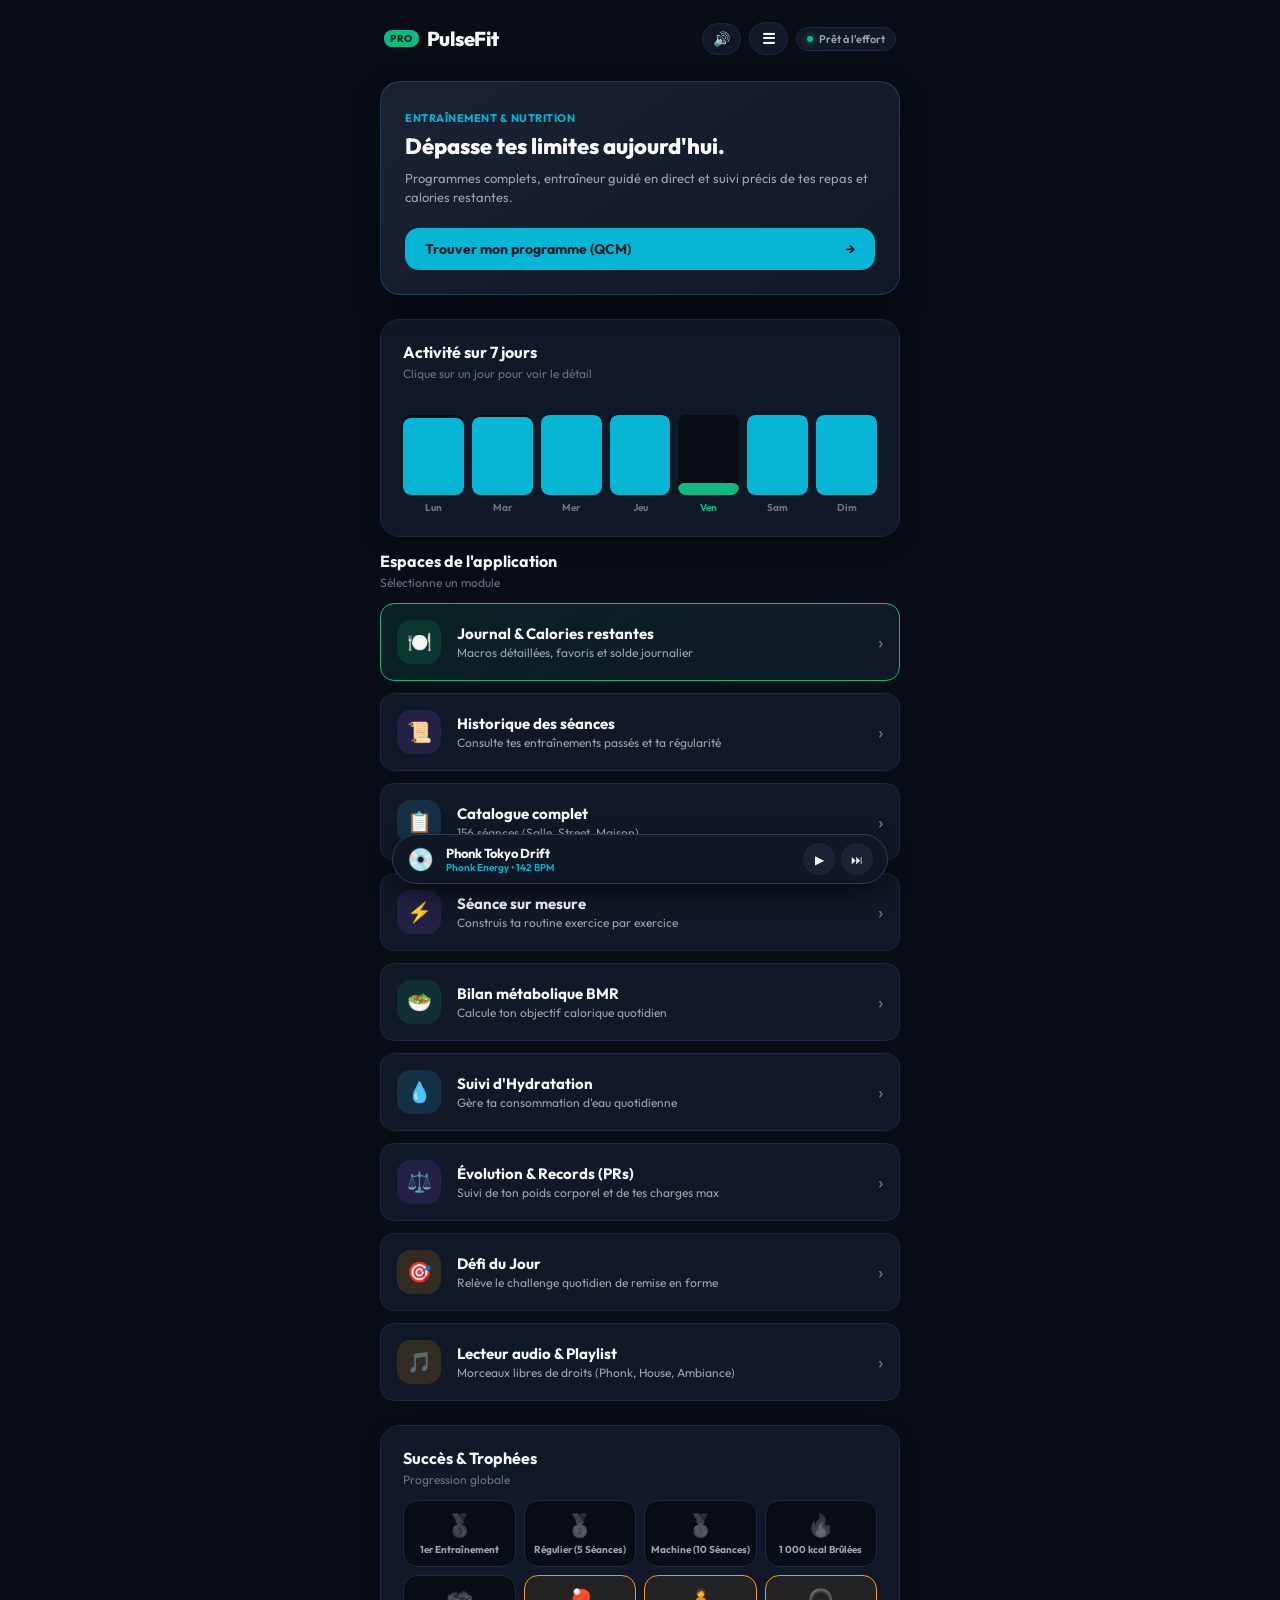
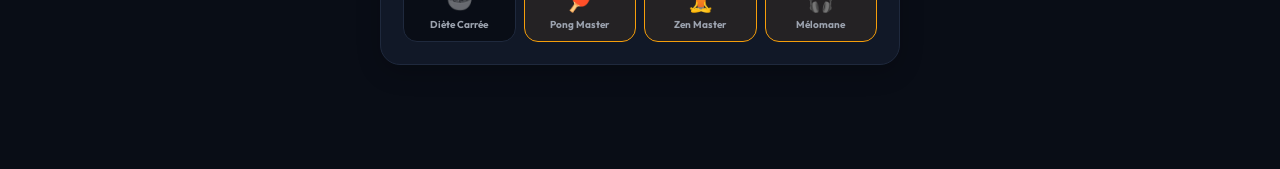
<file: index.html>
<!DOCTYPE html>
<html lang="fr">
<head>
  <meta charset="UTF-8">
  <meta name="viewport" content="width=device-width, initial-scale=1.0">
  <title>PulseFit — Studio d'entraînement & Nutrition</title>
  <link rel="stylesheet" href="style.css">
  <!-- Liaison du manifeste PWA -->
  <link rel="manifest" href="manifest.json">
  <link rel="preconnect" href="https://fonts.googleapis.com">
  <link rel="preconnect" href="https://fonts.gstatic.com" crossorigin>
  <link href="https://fonts.googleapis.com/css2?family=Outfit:wght@400;500;600;700;800&display=swap" rel="stylesheet">
</head>
<body>
  <div class="app-wrapper">
    <!-- En-tête -->
    <header class="app-header">
      <div class="brand" id="logo">
        <span class="brand-badge">PRO</span>
        <span class="brand-text">PulseFit</span>
      </div>
      <div class="header-controls">
        <button id="btn-toggle-sound" class="icon-toggle-btn" title="Activer / Couper les bruitages">🔊</button>
        <button id="btn-open-settings" class="icon-toggle-btn settings-hamburger-btn" title="Paramètres">☰</button>
        <div class="header-status">
          <span class="status-dot"></span>
          <span class="status-text">Prêt à l'effort</span>
        </div>
      </div>
    </header>

    <main class="app-main">
      <!-- ÉCRAN 1 : Accueil -->
      <section id="home-screen" class="screen">
        <div class="hero-card">
          <div class="hero-content">
            <span class="hero-tag">Entraînement & Nutrition</span>
            <h2>Dépasse tes limites aujourd'hui.</h2>
            <p>Programmes complets, entraîneur guidé en direct et suivi précis de tes repas et calories restantes.</p>
          </div>
          <button id="btn-open-quiz" class="hero-cta">
            <span>Trouver mon programme (QCM)</span>
            <span class="cta-arrow">→</span>
          </button>
        </div>

        <!-- Graphique des 7 derniers jours -->
        <div class="modern-card chart-card">
          <div class="section-title">
            <h3>Activité sur 7 jours</h3>
            <span class="subtitle">Clique sur un jour pour voir le détail</span>
          </div>
          <div class="weekly-chart" id="weekly-chart-bars"></div>
          
          <!-- Encadré des détails journaliers -->
          <div id="day-detail-box" class="day-detail-box hidden" style="margin-top: 16px; background: var(--bg-core); border: 1px solid var(--border-subtle); border-radius: var(--radius-md); padding: 12px; text-align: center;">
            <span id="day-detail-title" style="font-size: 13px; font-weight: 700; color: var(--brand-cyan); display: block; margin-bottom: 4px;">Sélectionne un jour</span>
            <span id="day-detail-content" style="font-size: 12px; color: var(--text-secondary);">Bilan de la journée s'affichera ici.</span>
          </div>
        </div>

        <div class="section-title">
          <h3>Espaces de l'application</h3>
          <span class="subtitle">Sélectionne un module</span>
        </div>

        <div class="hub-grid">
          <button id="btn-open-tracker" class="hub-card tracker-card-highlight">
            <div class="hub-icon-wrapper bg-emerald">🍽️</div>
            <div class="hub-text">
              <h4>Journal & Calories restantes</h4>
              <p>Macros détaillées, favoris et solde journalier</p>
            </div>
            <span class="hub-chevron">›</span>
          </button>

          <button id="btn-open-history" class="hub-card">
            <div class="hub-icon-wrapper bg-purple">📜</div>
            <div class="hub-text">
              <h4>Historique des séances</h4>
              <p>Consulte tes entraînements passés et ta régularité</p>
            </div>
            <span class="hub-chevron">›</span>
          </button>

          <button id="btn-open-catalog" class="hub-card">
            <div class="hub-icon-wrapper bg-blue">📋</div>
            <div class="hub-text">
              <h4>Catalogue complet</h4>
              <p><span id="home-catalog-count">0</span> séances (Salle, Street, Maison)</p>
            </div>
            <span class="hub-chevron">›</span>
          </button>

          <button id="btn-open-custom" class="hub-card">
            <div class="hub-icon-wrapper bg-purple">⚡</div>
            <div class="hub-text">
              <h4>Séance sur mesure</h4>
              <p>Construis ta routine exercice par exercice</p>
            </div>
            <span class="hub-chevron">›</span>
          </button>

          <button id="btn-open-nutrition" class="hub-card">
            <div class="hub-icon-wrapper bg-emerald">🥗</div>
            <div class="hub-text">
              <h4>Bilan métabolique BMR</h4>
              <p>Calcule ton objectif calorique quotidien</p>
            </div>
            <span class="hub-chevron">›</span>
          </button>

          <!-- Bouton : Hydratation -->
          <button id="btn-open-water" class="hub-card">
            <div class="hub-icon-wrapper bg-blue">💧</div>
            <div class="hub-text">
              <h4>Suivi d'Hydratation</h4>
              <p>Gère ta consommation d'eau quotidienne</p>
            </div>
            <span class="hub-chevron">›</span>
          </button>

          <!-- Bouton FUSIONNÉ : Poids & Records (PRs) -->
          <button id="btn-open-evolution" class="hub-card">
            <div class="hub-icon-wrapper bg-purple">⚖️</div>
            <div class="hub-text">
              <h4>Évolution & Records (PRs)</h4>
              <p>Suivi de ton poids corporel et de tes charges max</p>
            </div>
            <span class="hub-chevron">›</span>
          </button>

          <!-- Bouton : Défi du Jour -->
          <button id="btn-open-challenge" class="hub-card">
            <div class="hub-icon-wrapper bg-amber">🎯</div>
            <div class="hub-text">
              <h4>Défi du Jour</h4>
              <p>Relève le challenge quotidien de remise en forme</p>
            </div>
            <span class="hub-chevron">›</span>
          </button>

          <button id="btn-open-music-hub" class="hub-card">
            <div class="hub-icon-wrapper bg-amber">🎵</div>
            <div class="hub-text">
              <h4>Lecteur audio & Playlist</h4>
              <p>Morceaux libres de droits (Phonk, House, Ambiance)</p>
            </div>
            <span class="hub-chevron">›</span>
          </button>
        </div>

        <!-- Succès & Trophées -->
        <div class="modern-card badges-card" style="margin-top: 24px;">
          <div class="section-title">
            <h3>Succès & Trophées</h3>
            <span class="subtitle">Progression globale</span>
          </div>
          <div class="badges-grid" id="badges-container"></div>
        </div>
      </section>

      <!-- ÉCRAN : Paramètres -->
      <section id="settings-screen" class="screen hidden">
        <div class="screen-top-bar">
          <button class="back-home-btn">← Accueil</button>
          <span class="view-indicator">Paramètres</span>
        </div>

        <div class="modern-card">
          <div class="screen-heading">
            <h2>Personnalisation & Audio</h2>
            <p>Règle tes thèmes visuels et tes niveaux sonores.</p>
          </div>

          <div class="form-stack">
            <div class="field-box">
              <label>Thème d'arrière-plan (3 par ligne)</label>
              <div class="theme-selector-grid">
                <button class="theme-btn active" data-theme="dark-pro">Dark Pro</button>
                <button class="theme-btn" data-theme="ocean-blue">Bleu Nuit</button>
                <button class="theme-btn" data-theme="cyber-purple">Violet Néon</button>
                <button class="theme-btn" data-theme="emerald-fit">Émeraude</button>
                <button class="theme-btn" data-theme="graphite-gray">Gris Graphite</button>
                <button class="theme-btn" data-theme="light-clean">Mode Clair</button>
              </div>
            </div>

            <div class="field-box">
              <label for="settings-vol-music">Volume Musique</label>
              <div class="volume-slider-row">
                <span class="vol-icon">🔈</span>
                <input type="range" id="settings-vol-music" min="0" max="1" step="0.05" value="0.7" class="custom-range vol-range">
                <span class="vol-icon">🔊</span>
              </div>
            </div>

            <div class="field-box">
              <label for="settings-vol-vfx">Volume VFX / Bruitages</label>
              <div class="volume-slider-row">
                <span class="vol-icon">🔇</span>
                <input type="range" id="settings-vol-vfx" min="0" max="1" step="0.05" value="0.5" class="custom-range vol-range">
                <span class="vol-icon">🔊</span>
              </div>
            </div>

            <button id="btn-open-music-from-settings" class="btn-secondary" style="margin-top: 10px;">🎵 Ouvrir le lecteur audio</button>
          </div>
        </div>
      </section>

      <!-- ÉCRAN : Historique des séances -->
      <section id="history-screen" class="screen hidden">
        <div class="screen-top-bar">
          <button class="back-home-btn">← Accueil</button>
          <span class="view-indicator">Séances terminées</span>
        </div>
        <div class="modern-card">
          <div class="screen-heading">
            <h2>Historique d'entraînement</h2>
            <p>Retrouve le volume d'effort accompli au fil du temps.</p>
          </div>
          <ul id="workout-history-list" class="styled-item-list"></ul>
        </div>
      </section>

      <!-- ÉCRAN : Suivi Journal Alimentaire -->
      <section id="tracker-screen" class="screen hidden">
        <div class="screen-top-bar">
          <button class="back-home-btn">← Accueil</button>
          <span class="view-indicator">Journal du jour</span>
        </div>

        <div class="modern-card tracker-summary-card">
          <div class="tracker-equation-row">
            <div class="tracker-stat-box">
              <span class="stat-label">Objectif</span>
              <span id="tracker-goal-display" class="stat-val">2200</span>
            </div>
            <span class="math-operator">-</span>
            <div class="tracker-stat-box">
              <span class="stat-label">Nourriture</span>
              <span id="tracker-eaten-display" class="stat-val">0</span>
            </div>
            <span class="math-operator">+</span>
            <div class="tracker-stat-box">
              <span class="stat-label">Séances</span>
              <span id="tracker-burned-display" class="stat-val">0</span>
            </div>
          </div>

          <div class="tracker-remaining-box">
            <span class="remaining-label">Calories Restantes</span>
            <div class="remaining-digits">
              <span id="tracker-remaining-display">2200</span>
              <span class="remaining-unit">kcal</span>
            </div>
            <div class="budget-bar-track">
              <div id="tracker-progress-fill" class="budget-bar-fill"></div>
            </div>
          </div>

          <div class="macros-breakdown-box">
            <div class="macro-item">
              <div class="macro-labels"><span>Protéines</span><span><b id="macro-prot-val">0</b>g</span></div>
              <div class="macro-bar-track"><div id="macro-prot-fill" class="macro-bar-fill prot"></div></div>
            </div>
            <div class="macro-item">
              <div class="macro-labels"><span>Glucides</span><span><b id="macro-gluc-val">0</b>g</span></div>
              <div class="macro-bar-track"><div id="macro-gluc-fill" class="macro-bar-fill gluc"></div></div>
            </div>
            <div class="macro-item">
              <div class="macro-labels"><span>Lipides</span><span><b id="macro-lip-val">0</b>g</span></div>
              <div class="macro-bar-track"><div id="macro-lip-fill" class="macro-bar-fill lip"></div></div>
            </div>
          </div>
        </div>

        <div class="modern-card">
          <div class="screen-heading" style="margin-bottom: 10px;">
            <h2>Mes Aliments Favoris</h2>
            <p>Ajoute tes aliments récurrents en 1 clic.</p>
          </div>
          <div id="favorites-list-container" class="favorites-chips-stack"></div>
        </div>

        <div class="modern-card">
          <div class="screen-heading" style="margin-bottom: 12px;">
            <h2>Ajouter un aliment</h2>
            <p>Tape un nom (ex. : Pomme, Riz, Pizza...)</p>
          </div>

          <div class="search-food-box">
            <input type="text" id="food-search-input" placeholder="Rechercher un aliment..." autocomplete="off">
            <div id="food-search-results" class="food-search-dropdown hidden"></div>
          </div>

          <div id="food-portion-panel" class="portion-panel hidden">
            <div class="selected-food-meta">
              <div style="display:flex; justify-content:space-between; align-items:center;">
                <h4 id="portion-food-name">Aliment sélectionné</h4>
                <button id="btn-toggle-fav" class="fav-icon-btn" title="Ajouter aux favoris">⭐</button>
              </div>
              <span id="portion-food-macros" class="macros-tag">Portion</span>
            </div>
            <div class="portion-input-row">
              <input type="number" id="portion-qty-input" value="100" min="1" max="2000" step="1">
              <span id="portion-unit-label">grammes</span>
              <button id="btn-add-food-log" class="action-add-btn">Ajouter</button>
            </div>
          </div>

          <div class="logged-meals-section">
            <div class="meals-header">
              <h4>Repas enregistrés (<span id="logged-items-count">0</span>)</h4>
              <button id="btn-clear-food-log" class="link-clear-btn">Réinitialiser</button>
            </div>
            <ul id="logged-food-list" class="styled-item-list"></ul>
          </div>
        </div>
      </section>

      <!-- ÉCRAN DÉDIÉ : Hydratation -->
      <section id="water-screen" class="screen hidden">
        <div class="screen-top-bar">
          <button class="back-home-btn">← Accueil</button>
          <span class="view-indicator">Hydratation</span>
        </div>
        <div class="modern-card">
          <div class="screen-heading">
            <h2>💧 Suivi d'Hydratation</h2>
            <p>Objectif recommandé : 2500 ml par jour</p>
          </div>
          <div style="display: flex; align-items: baseline; justify-content: space-between; margin-bottom: 12px;">
            <span style="font-size: 32px; font-weight: 800; color: var(--brand-cyan);"><b id="water-intake-display">0</b> ml</span>
            <span style="font-size: 13px; color: var(--text-tertiary);">Objectif : 2500 ml</span>
          </div>
          <div class="budget-bar-track" style="margin-bottom: 20px; height: 10px;">
            <div id="water-progress-fill" class="budget-bar-fill" style="background: var(--brand-cyan);"></div>
          </div>
          <div style="display: flex; gap: 10px; margin-bottom: 20px;">
            <button onclick="addWater(250)" class="btn-secondary">+ 250 ml</button>
            <button onclick="addWater(500)" class="btn-secondary">+ 500 ml</button>
            <button onclick="resetWater()" class="btn-secondary" style="color: var(--brand-rose); border-color: rgba(244,63,94,0.3);">Reset</button>
          </div>
        </div>
      </section>

      <!-- ÉCRAN FUSIONNÉ : Évolution & Records (Poids + PRs) -->
      <section id="evolution-screen" class="screen hidden">
        <div class="screen-top-bar">
          <button class="back-home-btn">← Accueil</button>
          <span class="view-indicator">Évolution & Records</span>
        </div>
        
        <!-- Bloc Poids -->
        <div class="modern-card" style="margin-bottom: 16px;">
          <div class="screen-heading">
            <h2>⚖️ Carnet de Poids</h2>
            <p>Suivi et historique de ton poids corporel.</p>
          </div>
          <div class="portion-input-row" style="margin-bottom: 14px;">
            <input type="number" id="weight-input-box" placeholder="Ex: 75.5" step="0.1" min="30" max="300">
            <button onclick="logUserWeight(document.getElementById('weight-input-box').value)" class="action-add-btn">Enregistrer</button>
          </div>
          <ul id="weight-history-list" class="styled-item-list" style="max-height: 120px; overflow-y: auto;"></ul>
        </div>

        <!-- Bloc Records de Force (PRs) -->
        <div class="modern-card">
          <div class="screen-heading">
            <h2>📊 Records de Force (PRs)</h2>
            <p>Tes charges maximales par exercice.</p>
          </div>
          <div class="form-stack" style="margin-bottom: 14px;">
            <div class="builder-inputs">
              <input type="text" id="pr-exo-name" placeholder="Exercice (ex: Développé couché)">
              <div class="builder-sub-inputs">
                <input type="number" id="pr-exo-weight" placeholder="Charge (kg)" step="0.5">
                <button onclick="logUserPR()" class="action-add-btn">Ajouter</button>
              </div>
            </div>
          </div>
          <ul id="pr-history-list" class="styled-item-list" style="max-height: 140px; overflow-y: auto;"></ul>
        </div>
      </section>

      <!-- ÉCRAN DÉDIÉ : Défi du Jour -->
      <section id="challenge-screen" class="screen hidden">
        <div class="screen-top-bar">
          <button class="back-home-btn">← Accueil</button>
          <span class="view-indicator">Défi du Jour</span>
        </div>
        <div class="modern-card" style="text-align: center; padding: 30px 20px;">
          <span style="font-size: 40px;">🎯</span>
          <h2 style="margin: 15px 0 10px 0;">Le Challenge PulseFit</h2>
          <p id="daily-challenge-text" style="color: var(--text-secondary); font-size: 15px; margin-bottom: 24px; line-height: 1.5;"></p>
          <button id="btn-complete-challenge" onclick="completeDailyChallenge()" class="btn-primary">Valider le défi du jour</button>
        </div>
      </section>

      <!-- ÉCRAN : Catalogue -->
      <section id="catalog-screen" class="screen hidden">
        <div class="screen-top-bar">
          <button class="back-home-btn">← Accueil</button>
          <span class="view-indicator" id="catalog-count">0 séances</span>
        </div>
        
        <div class="screen-heading">
          <h2>Catalogue des séances</h2>
          <p>Programmes complets avec durée et dépense calorique estimées.</p>
        </div>

        <div class="filter-section-label">Volume d'exercices</div>
        <div class="filter-pill-group" id="filter-exo-count">
          <button class="filter-pill active" data-exo-filter="all">Tous volumes</button>
          <button class="filter-pill" data-exo-filter="express">Court (3-4 exos)</button>
          <button class="filter-pill" data-exo-filter="medium">Moyen (5-6 exos)</button>
          <button class="filter-pill" data-exo-filter="intense">Long (7-8 exos)</button>
        </div>

        <div class="filter-section-label">Lieu d'entraînement</div>
        <div class="filter-pill-group" id="filter-location">
          <button class="filter-pill active" data-filter="all">Tous lieux</button>
          <button class="filter-pill" data-filter="salle">Salle</button>
          <button class="filter-pill" data-filter="street">Street</button>
          <button class="filter-pill" data-filter="maison">Maison</button>
        </div>

        <div id="catalog-grid" class="cards-stack"></div>
      </section>

      <!-- ÉCRAN : QCM Initial -->
      <section id="quiz-screen" class="screen hidden">
        <div class="screen-top-bar">
          <button class="back-home-btn">← Annuler</button>
          <span class="view-indicator" id="quiz-step-counter">Étape 1 / 4</span>
        </div>

        <div class="modern-card quiz-box">
          <div class="quiz-track">
            <div id="quiz-progress-bar" class="quiz-track-fill"></div>
          </div>
          <span class="quiz-tag">Diagnostic personnalisé</span>
          <h2 id="quiz-question-title">Question...</h2>
          
          <div id="quiz-options-container" class="quiz-options-stack"></div>

          <div id="quiz-slider-container" class="slider-step-box hidden">
            <div class="slider-display">
              <span id="slider-value-display" class="slider-number">5</span>
              <span class="slider-unit">exercices</span>
            </div>
            <input type="range" id="exo-count-slider" min="3" max="10" value="5" step="1" class="custom-range">
            <div class="slider-labels">
              <span>3 (Express)</span>
              <span>6 (Standard)</span>
              <span>10 (Intensif)</span>
            </div>
            <button id="btn-submit-slider" class="btn-primary" style="margin-top: 24px;">Générer mon programme</button>
          </div>
        </div>
      </section>

      <!-- ÉCRAN : Créateur de séance -->
      <section id="custom-screen" class="screen hidden">
        <div class="screen-top-bar">
          <button class="back-home-btn">← Accueil</button>
          <span class="view-indicator">Mode Studio</span>
        </div>

        <div class="modern-card">
          <div class="screen-heading">
            <h2>Créer ma séance</h2>
            <p>Assemble tes mouvements et définis tes volumes d'effort.</p>
          </div>

          <div class="form-stack">
            <div class="field-box">
              <label for="custom-title">Nom de la séance</label>
              <input type="text" id="custom-title" placeholder="Ex. : Push lourd & Abdos">
            </div>

            <div class="builder-box">
              <label>Ajouter un exercice</label>
              <div class="builder-inputs">
                <input type="text" id="custom-exo-name" placeholder="Nom du mouvement">
                <div class="builder-sub-inputs">
                  <input type="number" id="custom-exo-sets" placeholder="Séries (1-8)" min="1" max="8">
                  <input type="text" id="custom-exo-reps" placeholder="Reps (ex. : 10-12)">
                  <button id="add-exo-btn" class="action-add-btn">+</button>
                </div>
              </div>
            </div>

            <div class="preview-block">
              <label>Exercices enregistrés (<span id="custom-count">0</span>)</label>
              <ul id="custom-preview-list" class="styled-item-list"></ul>
            </div>

            <button id="launch-custom-btn" class="btn-primary">Valider la séance</button>
          </div>
        </div>
      </section>

      <!-- ÉCRAN : Calculateur Nutrition BMR -->
      <section id="nutrition-screen" class="screen hidden">
        <div class="screen-top-bar">
          <button class="back-home-btn">← Accueil</button>
          <span class="view-indicator">Métabolisme</span>
        </div>

        <div class="modern-card">
          <div class="screen-heading">
            <h2>Calculateur de calories</h2>
            <p>Estimation basée sur la formule Mifflin-St Jeor.</p>
          </div>

          <form id="nutrition-form" class="nutrition-form-grid">
            <div class="form-group full-span">
              <label>Sexe biologique</label>
              <div class="segmented-control">
                <label class="segment-option">
                  <input type="radio" name="sexe" value="homme" checked>
                  <span>Homme</span>
                </label>
                <label class="segment-option">
                  <input type="radio" name="sexe" value="femme">
                  <span>Femme</span>
                </label>
              </div>
            </div>

            <div class="form-group">
              <label for="user-age">Âge (ans)</label>
              <input type="number" id="user-age" value="24" min="14" max="95" required>
            </div>

            <div class="form-group">
              <label for="user-weight">Poids (kg)</label>
              <input type="number" id="user-weight" value="75" min="35" max="220" step="0.5" required>
            </div>

            <div class="form-group">
              <label for="user-height">Taille (cm)</label>
              <input type="number" id="user-height" value="180" min="120" max="230" required>
            </div>

            <div class="form-group">
              <label for="user-steps">Pas moyens / jour</label>
              <input type="number" id="user-steps" value="8500" min="1000" max="40000" step="500" required>
            </div>

            <button type="submit" class="btn-primary full-span">Calculer mes apports</button>
          </form>

          <div id="nutrition-results" class="nutrition-results-card hidden">
            <span class="results-badge">Dépense énergétique estimée</span>
            <div class="main-cal-display">
              <span id="cal-maintien" class="cal-number">0</span>
              <span class="cal-unit">kcal / jour</span>
            </div>
            <p class="results-note">Objectif automatiquement synchronisé avec ton journal.</p>

            <div class="targets-dual-grid">
              <div class="target-card deficit">
                <span class="target-title">Déficit (Perte)</span>
                <span id="cal-deficit" class="target-val">0</span>
                <span class="target-sub">kcal / jour (-400)</span>
              </div>
              <div class="target-card surplus">
                <span class="target-title">Surplus (Masse)</span>
                <span id="cal-surplus" class="target-val">0</span>
                <span class="target-sub">kcal / jour (+300)</span>
              </div>
            </div>
          </div>
        </div>
      </section>

      <!-- ÉCRAN : Récapitulatif de séance -->
      <section id="detail-screen" class="screen hidden">
        <div class="screen-top-bar">
          <button class="back-home-btn">← Retour</button>
          <span class="view-indicator">Fiche séance</span>
        </div>

        <div class="modern-card">
          <div class="detail-header-group">
            <span id="detail-badge" class="session-category-badge">Salle</span>
            <h2 id="detail-title">Titre de la séance</h2>
            <p id="detail-desc" class="session-sub-desc"></p>
            
            <div class="detail-stats-row">
              <span>⏳ <b id="detail-estimated-time">0 min</b></span>
              <span>🔥 <b id="detail-calories">0</b> kcal</span>
              <span>🏋️ <b id="detail-total-exos">0</b> exos</span>
            </div>
          </div>

          <div class="timers-config-card">
            <h4>Paramètres des chronomètres</h4>
            <div class="timer-inputs-grid">
              <div class="timer-input-item">
                <label for="set-rest-input">Repos séries</label>
                <div class="input-with-unit">
                  <input type="number" id="set-rest-input" value="45" min="5" step="5">
                  <span>sec</span>
                </div>
              </div>
              <div class="timer-input-item">
                <label for="exo-rest-input">Transition exos</label>
                <div class="input-with-unit">
                  <input type="number" id="exo-rest-input" value="90" min="10" step="5">
                  <span>sec</span>
                </div>
              </div>
            </div>
          </div>

          <div class="workout-plan-preview">
            <h4>Déroulement de l'entraînement</h4>
            <ul id="detail-exercise-list" class="styled-item-list"></ul>
          </div>

          <button id="btn-start-guided-workout" class="btn-primary btn-pulse">
            <span>Démarrer l'entraînement</span>
            <span>⚡</span>
          </button>
        </div>
      </section>

      <!-- ÉCRAN : Entraînement guidé en direct -->
      <section id="guided-screen" class="screen hidden">
        <div class="guided-header-bar">
          <div class="guided-session-meta">
            <span id="live-progress-badge" class="step-chip">Exercice 1/4</span>
          </div>
          <button id="btn-quit-live" class="quit-session-btn">Quitter</button>
        </div>

        <div id="work-view" class="guided-stage-card">
          <div class="stage-tag-badge work-badge">En cours d'exécution</div>
          <h2 id="live-exo-name" class="live-movement-title">Mouvement</h2>
          
          <div class="live-metrics-box">
            <div class="metric-block">
              <span class="metric-label">Série</span>
              <span id="live-set-info" class="metric-value">1 / 4</span>
            </div>
            <div class="metric-divider"></div>
            <div class="metric-block">
              <span class="metric-label">Cible</span>
              <span id="live-reps-info" class="metric-value">10-12</span>
            </div>
          </div>

          <button id="btn-finish-set" class="btn-primary btn-work-complete">
            <span>Série validée</span>
            <span>✓</span>
          </button>
        </div>

        <div id="rest-view" class="guided-stage-card hidden">
          <div class="rest-top-row">
            <span class="stage-tag-badge rest-badge">Récupération active</span>
            <div id="countdown-display" class="compact-timer">00:45</div>
          </div>
          
          <h3 id="rest-message" class="rest-context-title">Repos avant la série suivante</h3>

          <div class="rest-tabs-nav">
            <button class="rest-tab-btn active" data-tab="quiz">🧠 Flash Quiz</button>
            <button class="rest-tab-btn" data-tab="breath">🫁 Respiration</button>
            <button class="rest-tab-btn" data-tab="game">🏓 Pong</button>
          </div>

          <div id="rest-quiz-panel" class="rest-panel">
            <div class="mini-quiz-card">
              <p id="mini-quiz-q" class="mini-quiz-question">Question du quiz...</p>
              <div id="mini-quiz-options" class="mini-quiz-options-grid"></div>
              <p id="mini-quiz-feedback" class="mini-quiz-feedback hidden"></p>
            </div>
          </div>

          <div id="rest-breath-panel" class="rest-panel hidden">
            <div class="breath-container">
              <div id="breath-circle" class="breath-circle"></div>
              <span id="breath-text" class="breath-state-text">Inspirez...</span>
            </div>
          </div>

          <div id="rest-game-panel" class="rest-panel hidden">
            <div class="pong-container">
              <canvas id="pong-canvas" width="300" height="180"></canvas>
              <div class="pong-score-bar">
                <span>Toi : <b id="pong-p1-score">0</b></span>
                <span>Bot : <b id="pong-bot-score">0</b></span>
              </div>
              <p class="pong-instructions">Touche ou glisse ton doigt pour déplacer ta raquette</p>
            </div>
          </div>

          <div class="next-up-card">
            <span class="next-up-tag">À suivre :</span>
            <p id="next-preview" class="next-up-name"></p>
          </div>

          <button id="btn-skip-rest" class="btn-secondary">Passer le repos ⏭</button>
        </div>

        <div id="finished-view" class="guided-stage-card hidden">
          <div class="celebration-badge">🏆</div>
          <h2 class="finish-title">Séance accomplie !</h2>
          <p id="finished-cal-text" class="finish-subtitle">Excellente intensité sur tout le parcours.</p>
          <button id="btn-finish-home" class="btn-primary">Retour au tableau de bord</button>
        </div>
      </section>
    </main>

    <!-- WIDGET FLOTTANT LECTEUR AUDIO -->
    <div id="music-player-widget" class="music-floating-widget">
      <div class="music-widget-bar">
        <button id="btn-expand-player" class="music-disc-btn" title="Ouvrir le lecteur">
          <span id="music-disc-icon" class="disc-icon">💿</span>
        </button>
        <div class="music-track-snippet" id="btn-toggle-snippet">
          <span id="player-current-title" class="track-title-text">Chargement audio...</span>
          <span id="player-current-genre" class="track-genre-text">Playlist PulseFit</span>
        </div>
        <div class="music-quick-controls">
          <button id="btn-play-pause" class="mini-control-btn" title="Play/Pause">▶</button>
          <button id="btn-next-track" class="mini-control-btn" title="Piste suivante">⏭</button>
        </div>
      </div>

      <div id="music-expanded-panel" class="music-expanded-panel hidden">
        <div class="panel-header">
          <span>Mix Audio Sport (Libre de droits)</span>
          <button id="btn-close-music-panel" class="close-panel-btn">✕</button>
        </div>

        <div class="genre-selector">
          <button class="genre-pill active" data-genre="phonk">⚡ Phonk</button>
          <button class="genre-pill" data-genre="house">🪩 House / Pop</button>
          <button class="genre-pill" data-genre="ambiance">🌊 Ambiance</button>
        </div>

        <div class="volume-slider-row">
          <span class="vol-icon">🔉</span>
          <input type="range" id="music-volume" min="0" max="1" step="0.05" value="0.7" class="custom-range vol-range">
          <span class="vol-icon">🔊</span>
        </div>

        <div class="track-list-scroll" id="track-list-container"></div>
      </div>
    </div>
  </div>

  <!-- SCRIPTS MODULAIRES -->
  <script src="database.js"></script>
  <script src="features.js"></script>
  <script src="audio-game.js"></script>
  <script src="script.js"></script>

  <!-- Script d'enregistrement du Service Worker pour la PWA -->
  <script>
    if ('serviceWorker' in navigator) {
      window.addEventListener('load', () => {
        navigator.serviceWorker.register('./sw.js')
          .then(() => console.log("Service Worker enregistré avec succès !"))
          .catch((err) => console.log("Erreur Service Worker :", err));
      });
    }
  </script>
</body>
</html>
</file>
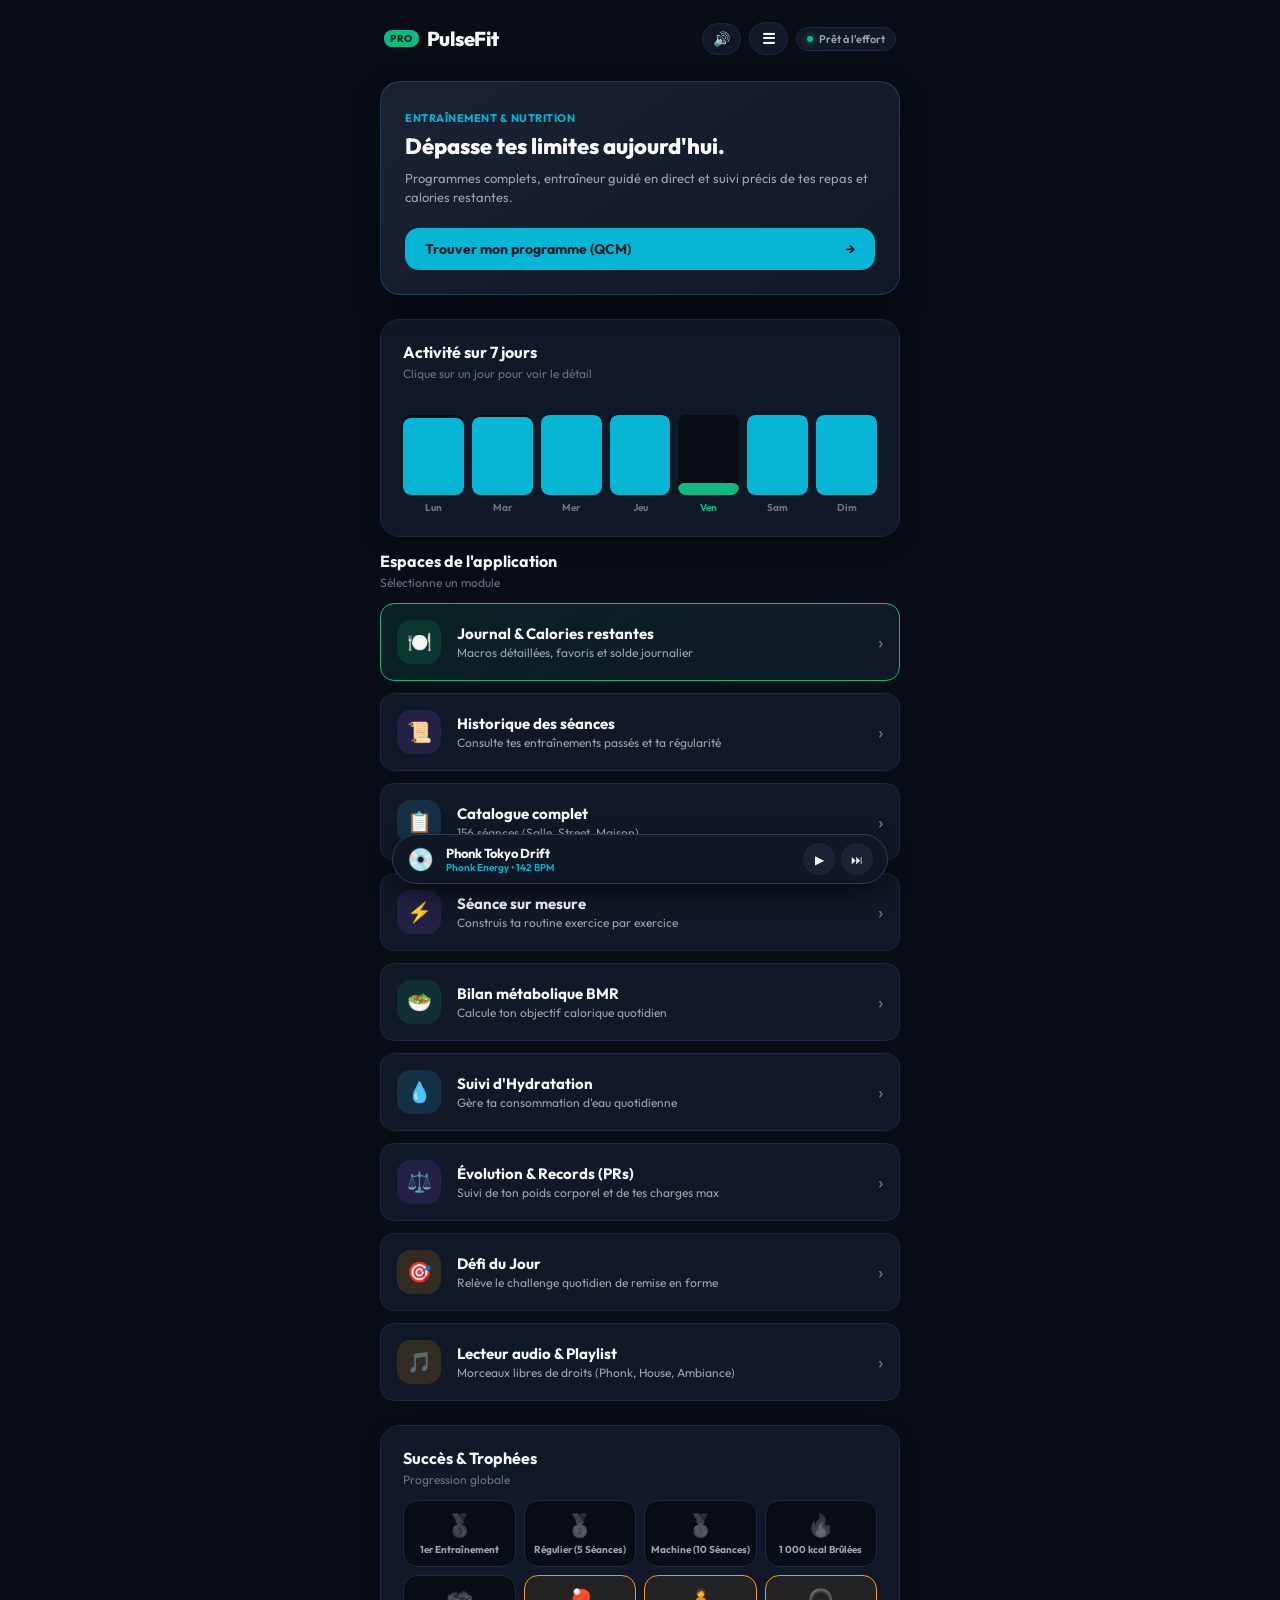
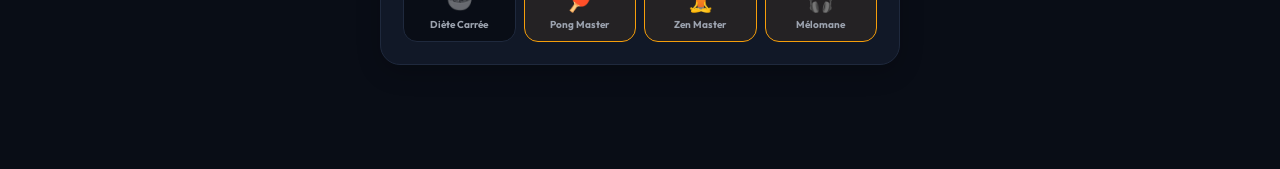
<file: index.html.html>
<!DOCTYPE html>
<html lang="fr">
<head>
  <meta charset="UTF-8">
  <meta name="viewport" content="width=device-width, initial-scale=1.0">
  <title>PulseFit — Studio d'entraînement & Nutrition</title>
  <link rel="stylesheet" href="style.css">
  <!-- Liaison du manifeste PWA -->
  <link rel="manifest" href="manifest.json">
  <link rel="preconnect" href="https://fonts.googleapis.com">
  <link rel="preconnect" href="https://fonts.gstatic.com" crossorigin>
  <link href="https://fonts.googleapis.com/css2?family=Outfit:wght@400;500;600;700;800&display=swap" rel="stylesheet">
</head>
<body>
  <div class="app-wrapper">
    <!-- En-tête -->
    <header class="app-header">
      <div class="brand" id="logo">
        <span class="brand-badge">PRO</span>
        <span class="brand-text">PulseFit</span>
      </div>
      <div class="header-controls">
        <button id="btn-toggle-sound" class="icon-toggle-btn" title="Activer / Couper les bruitages">🔊</button>
        <button id="btn-open-settings" class="icon-toggle-btn settings-hamburger-btn" title="Paramètres">☰</button>
        <div class="header-status">
          <span class="status-dot"></span>
          <span class="status-text">Prêt à l'effort</span>
        </div>
      </div>
    </header>

    <main class="app-main">
      <!-- ÉCRAN 1 : Accueil -->
      <section id="home-screen" class="screen">
        <div class="hero-card">
          <div class="hero-content">
            <span class="hero-tag">Entraînement & Nutrition</span>
            <h2>Dépasse tes limites aujourd'hui.</h2>
            <p>Programmes complets, entraîneur guidé en direct et suivi précis de tes repas et calories restantes.</p>
          </div>
          <button id="btn-open-quiz" class="hero-cta">
            <span>Trouver mon programme (QCM)</span>
            <span class="cta-arrow">→</span>
          </button>
        </div>

        <!-- Graphique des 7 derniers jours -->
        <div class="modern-card chart-card">
          <div class="section-title">
            <h3>Activité sur 7 jours</h3>
            <span class="subtitle">Clique sur un jour pour voir le détail</span>
          </div>
          <div class="weekly-chart" id="weekly-chart-bars"></div>
          
          <!-- Encadré des détails journaliers -->
          <div id="day-detail-box" class="day-detail-box hidden" style="margin-top: 16px; background: var(--bg-core); border: 1px solid var(--border-subtle); border-radius: var(--radius-md); padding: 12px; text-align: center;">
            <span id="day-detail-title" style="font-size: 13px; font-weight: 700; color: var(--brand-cyan); display: block; margin-bottom: 4px;">Sélectionne un jour</span>
            <span id="day-detail-content" style="font-size: 12px; color: var(--text-secondary);">Bilan de la journée s'affichera ici.</span>
          </div>
        </div>

        <div class="section-title">
          <h3>Espaces de l'application</h3>
          <span class="subtitle">Sélectionne un module</span>
        </div>

        <div class="hub-grid">
          <button id="btn-open-tracker" class="hub-card tracker-card-highlight">
            <div class="hub-icon-wrapper bg-emerald">🍽️</div>
            <div class="hub-text">
              <h4>Journal & Calories restantes</h4>
              <p>Macros détaillées, favoris et solde journalier</p>
            </div>
            <span class="hub-chevron">›</span>
          </button>

          <button id="btn-open-history" class="hub-card">
            <div class="hub-icon-wrapper bg-purple">📜</div>
            <div class="hub-text">
              <h4>Historique des séances</h4>
              <p>Consulte tes entraînements passés et ta régularité</p>
            </div>
            <span class="hub-chevron">›</span>
          </button>

          <button id="btn-open-catalog" class="hub-card">
            <div class="hub-icon-wrapper bg-blue">📋</div>
            <div class="hub-text">
              <h4>Catalogue complet</h4>
              <p><span id="home-catalog-count">0</span> séances (Salle, Street, Maison)</p>
            </div>
            <span class="hub-chevron">›</span>
          </button>

          <button id="btn-open-custom" class="hub-card">
            <div class="hub-icon-wrapper bg-purple">⚡</div>
            <div class="hub-text">
              <h4>Séance sur mesure</h4>
              <p>Construis ta routine exercice par exercice</p>
            </div>
            <span class="hub-chevron">›</span>
          </button>

          <button id="btn-open-nutrition" class="hub-card">
            <div class="hub-icon-wrapper bg-emerald">🥗</div>
            <div class="hub-text">
              <h4>Bilan métabolique BMR</h4>
              <p>Calcule ton objectif calorique quotidien</p>
            </div>
            <span class="hub-chevron">›</span>
          </button>

          <!-- Bouton : Hydratation -->
          <button id="btn-open-water" class="hub-card">
            <div class="hub-icon-wrapper bg-blue">💧</div>
            <div class="hub-text">
              <h4>Suivi d'Hydratation</h4>
              <p>Gère ta consommation d'eau quotidienne</p>
            </div>
            <span class="hub-chevron">›</span>
          </button>

          <!-- Bouton FUSIONNÉ : Poids & Records (PRs) -->
          <button id="btn-open-evolution" class="hub-card">
            <div class="hub-icon-wrapper bg-purple">⚖️</div>
            <div class="hub-text">
              <h4>Évolution & Records (PRs)</h4>
              <p>Suivi de ton poids corporel et de tes charges max</p>
            </div>
            <span class="hub-chevron">›</span>
          </button>

          <!-- Bouton : Défi du Jour -->
          <button id="btn-open-challenge" class="hub-card">
            <div class="hub-icon-wrapper bg-amber">🎯</div>
            <div class="hub-text">
              <h4>Défi du Jour</h4>
              <p>Relève le challenge quotidien de remise en forme</p>
            </div>
            <span class="hub-chevron">›</span>
          </button>

          <button id="btn-open-music-hub" class="hub-card">
            <div class="hub-icon-wrapper bg-amber">🎵</div>
            <div class="hub-text">
              <h4>Lecteur audio & Playlist</h4>
              <p>Morceaux libres de droits (Phonk, House, Ambiance)</p>
            </div>
            <span class="hub-chevron">›</span>
          </button>
        </div>

        <!-- Succès & Trophées -->
        <div class="modern-card badges-card" style="margin-top: 24px;">
          <div class="section-title">
            <h3>Succès & Trophées</h3>
            <span class="subtitle">Progression globale</span>
          </div>
          <div class="badges-grid" id="badges-container"></div>
        </div>
      </section>

      <!-- ÉCRAN : Paramètres -->
      <section id="settings-screen" class="screen hidden">
        <div class="screen-top-bar">
          <button class="back-home-btn">← Accueil</button>
          <span class="view-indicator">Paramètres</span>
        </div>

        <div class="modern-card">
          <div class="screen-heading">
            <h2>Personnalisation & Audio</h2>
            <p>Règle tes thèmes visuels et tes niveaux sonores.</p>
          </div>

          <div class="form-stack">
            <div class="field-box">
              <label>Thème d'arrière-plan (3 par ligne)</label>
              <div class="theme-selector-grid">
                <button class="theme-btn active" data-theme="dark-pro">Dark Pro</button>
                <button class="theme-btn" data-theme="ocean-blue">Bleu Nuit</button>
                <button class="theme-btn" data-theme="cyber-purple">Violet Néon</button>
                <button class="theme-btn" data-theme="emerald-fit">Émeraude</button>
                <button class="theme-btn" data-theme="graphite-gray">Gris Graphite</button>
                <button class="theme-btn" data-theme="light-clean">Mode Clair</button>
              </div>
            </div>

            <div class="field-box">
              <label for="settings-vol-music">Volume Musique</label>
              <div class="volume-slider-row">
                <span class="vol-icon">🔈</span>
                <input type="range" id="settings-vol-music" min="0" max="1" step="0.05" value="0.7" class="custom-range vol-range">
                <span class="vol-icon">🔊</span>
              </div>
            </div>

            <div class="field-box">
              <label for="settings-vol-vfx">Volume VFX / Bruitages</label>
              <div class="volume-slider-row">
                <span class="vol-icon">🔇</span>
                <input type="range" id="settings-vol-vfx" min="0" max="1" step="0.05" value="0.5" class="custom-range vol-range">
                <span class="vol-icon">🔊</span>
              </div>
            </div>

            <button id="btn-open-music-from-settings" class="btn-secondary" style="margin-top: 10px;">🎵 Ouvrir le lecteur audio</button>
          </div>
        </div>
      </section>

      <!-- ÉCRAN : Historique des séances -->
      <section id="history-screen" class="screen hidden">
        <div class="screen-top-bar">
          <button class="back-home-btn">← Accueil</button>
          <span class="view-indicator">Séances terminées</span>
        </div>
        <div class="modern-card">
          <div class="screen-heading">
            <h2>Historique d'entraînement</h2>
            <p>Retrouve le volume d'effort accompli au fil du temps.</p>
          </div>
          <ul id="workout-history-list" class="styled-item-list"></ul>
        </div>
      </section>

      <!-- ÉCRAN : Suivi Journal Alimentaire -->
      <section id="tracker-screen" class="screen hidden">
        <div class="screen-top-bar">
          <button class="back-home-btn">← Accueil</button>
          <span class="view-indicator">Journal du jour</span>
        </div>

        <div class="modern-card tracker-summary-card">
          <div class="tracker-equation-row">
            <div class="tracker-stat-box">
              <span class="stat-label">Objectif</span>
              <span id="tracker-goal-display" class="stat-val">2200</span>
            </div>
            <span class="math-operator">-</span>
            <div class="tracker-stat-box">
              <span class="stat-label">Nourriture</span>
              <span id="tracker-eaten-display" class="stat-val">0</span>
            </div>
            <span class="math-operator">+</span>
            <div class="tracker-stat-box">
              <span class="stat-label">Séances</span>
              <span id="tracker-burned-display" class="stat-val">0</span>
            </div>
          </div>

          <div class="tracker-remaining-box">
            <span class="remaining-label">Calories Restantes</span>
            <div class="remaining-digits">
              <span id="tracker-remaining-display">2200</span>
              <span class="remaining-unit">kcal</span>
            </div>
            <div class="budget-bar-track">
              <div id="tracker-progress-fill" class="budget-bar-fill"></div>
            </div>
          </div>

          <div class="macros-breakdown-box">
            <div class="macro-item">
              <div class="macro-labels"><span>Protéines</span><span><b id="macro-prot-val">0</b>g</span></div>
              <div class="macro-bar-track"><div id="macro-prot-fill" class="macro-bar-fill prot"></div></div>
            </div>
            <div class="macro-item">
              <div class="macro-labels"><span>Glucides</span><span><b id="macro-gluc-val">0</b>g</span></div>
              <div class="macro-bar-track"><div id="macro-gluc-fill" class="macro-bar-fill gluc"></div></div>
            </div>
            <div class="macro-item">
              <div class="macro-labels"><span>Lipides</span><span><b id="macro-lip-val">0</b>g</span></div>
              <div class="macro-bar-track"><div id="macro-lip-fill" class="macro-bar-fill lip"></div></div>
            </div>
          </div>
        </div>

        <div class="modern-card">
          <div class="screen-heading" style="margin-bottom: 10px;">
            <h2>Mes Aliments Favoris</h2>
            <p>Ajoute tes aliments récurrents en 1 clic.</p>
          </div>
          <div id="favorites-list-container" class="favorites-chips-stack"></div>
        </div>

        <div class="modern-card">
          <div class="screen-heading" style="margin-bottom: 12px;">
            <h2>Ajouter un aliment</h2>
            <p>Tape un nom (ex. : Pomme, Riz, Pizza...)</p>
          </div>

          <div class="search-food-box">
            <input type="text" id="food-search-input" placeholder="Rechercher un aliment..." autocomplete="off">
            <div id="food-search-results" class="food-search-dropdown hidden"></div>
          </div>

          <div id="food-portion-panel" class="portion-panel hidden">
            <div class="selected-food-meta">
              <div style="display:flex; justify-content:space-between; align-items:center;">
                <h4 id="portion-food-name">Aliment sélectionné</h4>
                <button id="btn-toggle-fav" class="fav-icon-btn" title="Ajouter aux favoris">⭐</button>
              </div>
              <span id="portion-food-macros" class="macros-tag">Portion</span>
            </div>
            <div class="portion-input-row">
              <input type="number" id="portion-qty-input" value="100" min="1" max="2000" step="1">
              <span id="portion-unit-label">grammes</span>
              <button id="btn-add-food-log" class="action-add-btn">Ajouter</button>
            </div>
          </div>

          <div class="logged-meals-section">
            <div class="meals-header">
              <h4>Repas enregistrés (<span id="logged-items-count">0</span>)</h4>
              <button id="btn-clear-food-log" class="link-clear-btn">Réinitialiser</button>
            </div>
            <ul id="logged-food-list" class="styled-item-list"></ul>
          </div>
        </div>
      </section>

      <!-- ÉCRAN DÉDIÉ : Hydratation -->
      <section id="water-screen" class="screen hidden">
        <div class="screen-top-bar">
          <button class="back-home-btn">← Accueil</button>
          <span class="view-indicator">Hydratation</span>
        </div>
        <div class="modern-card">
          <div class="screen-heading">
            <h2>💧 Suivi d'Hydratation</h2>
            <p>Objectif recommandé : 2500 ml par jour</p>
          </div>
          <div style="display: flex; align-items: baseline; justify-content: space-between; margin-bottom: 12px;">
            <span style="font-size: 32px; font-weight: 800; color: var(--brand-cyan);"><b id="water-intake-display">0</b> ml</span>
            <span style="font-size: 13px; color: var(--text-tertiary);">Objectif : 2500 ml</span>
          </div>
          <div class="budget-bar-track" style="margin-bottom: 20px; height: 10px;">
            <div id="water-progress-fill" class="budget-bar-fill" style="background: var(--brand-cyan);"></div>
          </div>
          <div style="display: flex; gap: 10px; margin-bottom: 20px;">
            <button onclick="addWater(250)" class="btn-secondary">+ 250 ml</button>
            <button onclick="addWater(500)" class="btn-secondary">+ 500 ml</button>
            <button onclick="resetWater()" class="btn-secondary" style="color: var(--brand-rose); border-color: rgba(244,63,94,0.3);">Reset</button>
          </div>
        </div>
      </section>

      <!-- ÉCRAN FUSIONNÉ : Évolution & Records (Poids + PRs) -->
      <section id="evolution-screen" class="screen hidden">
        <div class="screen-top-bar">
          <button class="back-home-btn">← Accueil</button>
          <span class="view-indicator">Évolution & Records</span>
        </div>
        
        <!-- Bloc Poids -->
        <div class="modern-card" style="margin-bottom: 16px;">
          <div class="screen-heading">
            <h2>⚖️ Carnet de Poids</h2>
            <p>Suivi et historique de ton poids corporel.</p>
          </div>
          <div class="portion-input-row" style="margin-bottom: 14px;">
            <input type="number" id="weight-input-box" placeholder="Ex: 75.5" step="0.1" min="30" max="300">
            <button onclick="logUserWeight(document.getElementById('weight-input-box').value)" class="action-add-btn">Enregistrer</button>
          </div>
          <ul id="weight-history-list" class="styled-item-list" style="max-height: 120px; overflow-y: auto;"></ul>
        </div>

        <!-- Bloc Records de Force (PRs) -->
        <div class="modern-card">
          <div class="screen-heading">
            <h2>📊 Records de Force (PRs)</h2>
            <p>Tes charges maximales par exercice.</p>
          </div>
          <div class="form-stack" style="margin-bottom: 14px;">
            <div class="builder-inputs">
              <input type="text" id="pr-exo-name" placeholder="Exercice (ex: Développé couché)">
              <div class="builder-sub-inputs">
                <input type="number" id="pr-exo-weight" placeholder="Charge (kg)" step="0.5">
                <button onclick="logUserPR()" class="action-add-btn">Ajouter</button>
              </div>
            </div>
          </div>
          <ul id="pr-history-list" class="styled-item-list" style="max-height: 140px; overflow-y: auto;"></ul>
        </div>
      </section>

      <!-- ÉCRAN DÉDIÉ : Défi du Jour -->
      <section id="challenge-screen" class="screen hidden">
        <div class="screen-top-bar">
          <button class="back-home-btn">← Accueil</button>
          <span class="view-indicator">Défi du Jour</span>
        </div>
        <div class="modern-card" style="text-align: center; padding: 30px 20px;">
          <span style="font-size: 40px;">🎯</span>
          <h2 style="margin: 15px 0 10px 0;">Le Challenge PulseFit</h2>
          <p id="daily-challenge-text" style="color: var(--text-secondary); font-size: 15px; margin-bottom: 24px; line-height: 1.5;"></p>
          <button id="btn-complete-challenge" onclick="completeDailyChallenge()" class="btn-primary">Valider le défi du jour</button>
        </div>
      </section>

      <!-- ÉCRAN : Catalogue -->
      <section id="catalog-screen" class="screen hidden">
        <div class="screen-top-bar">
          <button class="back-home-btn">← Accueil</button>
          <span class="view-indicator" id="catalog-count">0 séances</span>
        </div>
        
        <div class="screen-heading">
          <h2>Catalogue des séances</h2>
          <p>Programmes complets avec durée et dépense calorique estimées.</p>
        </div>

        <div class="filter-section-label">Volume d'exercices</div>
        <div class="filter-pill-group" id="filter-exo-count">
          <button class="filter-pill active" data-exo-filter="all">Tous volumes</button>
          <button class="filter-pill" data-exo-filter="express">Court (3-4 exos)</button>
          <button class="filter-pill" data-exo-filter="medium">Moyen (5-6 exos)</button>
          <button class="filter-pill" data-exo-filter="intense">Long (7-8 exos)</button>
        </div>

        <div class="filter-section-label">Lieu d'entraînement</div>
        <div class="filter-pill-group" id="filter-location">
          <button class="filter-pill active" data-filter="all">Tous lieux</button>
          <button class="filter-pill" data-filter="salle">Salle</button>
          <button class="filter-pill" data-filter="street">Street</button>
          <button class="filter-pill" data-filter="maison">Maison</button>
        </div>

        <div id="catalog-grid" class="cards-stack"></div>
      </section>

      <!-- ÉCRAN : QCM Initial -->
      <section id="quiz-screen" class="screen hidden">
        <div class="screen-top-bar">
          <button class="back-home-btn">← Annuler</button>
          <span class="view-indicator" id="quiz-step-counter">Étape 1 / 4</span>
        </div>

        <div class="modern-card quiz-box">
          <div class="quiz-track">
            <div id="quiz-progress-bar" class="quiz-track-fill"></div>
          </div>
          <span class="quiz-tag">Diagnostic personnalisé</span>
          <h2 id="quiz-question-title">Question...</h2>
          
          <div id="quiz-options-container" class="quiz-options-stack"></div>

          <div id="quiz-slider-container" class="slider-step-box hidden">
            <div class="slider-display">
              <span id="slider-value-display" class="slider-number">5</span>
              <span class="slider-unit">exercices</span>
            </div>
            <input type="range" id="exo-count-slider" min="3" max="10" value="5" step="1" class="custom-range">
            <div class="slider-labels">
              <span>3 (Express)</span>
              <span>6 (Standard)</span>
              <span>10 (Intensif)</span>
            </div>
            <button id="btn-submit-slider" class="btn-primary" style="margin-top: 24px;">Générer mon programme</button>
          </div>
        </div>
      </section>

      <!-- ÉCRAN : Créateur de séance -->
      <section id="custom-screen" class="screen hidden">
        <div class="screen-top-bar">
          <button class="back-home-btn">← Accueil</button>
          <span class="view-indicator">Mode Studio</span>
        </div>

        <div class="modern-card">
          <div class="screen-heading">
            <h2>Créer ma séance</h2>
            <p>Assemble tes mouvements et définis tes volumes d'effort.</p>
          </div>

          <div class="form-stack">
            <div class="field-box">
              <label for="custom-title">Nom de la séance</label>
              <input type="text" id="custom-title" placeholder="Ex. : Push lourd & Abdos">
            </div>

            <div class="builder-box">
              <label>Ajouter un exercice</label>
              <div class="builder-inputs">
                <input type="text" id="custom-exo-name" placeholder="Nom du mouvement">
                <div class="builder-sub-inputs">
                  <input type="number" id="custom-exo-sets" placeholder="Séries (1-8)" min="1" max="8">
                  <input type="text" id="custom-exo-reps" placeholder="Reps (ex. : 10-12)">
                  <button id="add-exo-btn" class="action-add-btn">+</button>
                </div>
              </div>
            </div>

            <div class="preview-block">
              <label>Exercices enregistrés (<span id="custom-count">0</span>)</label>
              <ul id="custom-preview-list" class="styled-item-list"></ul>
            </div>

            <button id="launch-custom-btn" class="btn-primary">Valider la séance</button>
          </div>
        </div>
      </section>

      <!-- ÉCRAN : Calculateur Nutrition BMR -->
      <section id="nutrition-screen" class="screen hidden">
        <div class="screen-top-bar">
          <button class="back-home-btn">← Accueil</button>
          <span class="view-indicator">Métabolisme</span>
        </div>

        <div class="modern-card">
          <div class="screen-heading">
            <h2>Calculateur de calories</h2>
            <p>Estimation basée sur la formule Mifflin-St Jeor.</p>
          </div>

          <form id="nutrition-form" class="nutrition-form-grid">
            <div class="form-group full-span">
              <label>Sexe biologique</label>
              <div class="segmented-control">
                <label class="segment-option">
                  <input type="radio" name="sexe" value="homme" checked>
                  <span>Homme</span>
                </label>
                <label class="segment-option">
                  <input type="radio" name="sexe" value="femme">
                  <span>Femme</span>
                </label>
              </div>
            </div>

            <div class="form-group">
              <label for="user-age">Âge (ans)</label>
              <input type="number" id="user-age" value="24" min="14" max="95" required>
            </div>

            <div class="form-group">
              <label for="user-weight">Poids (kg)</label>
              <input type="number" id="user-weight" value="75" min="35" max="220" step="0.5" required>
            </div>

            <div class="form-group">
              <label for="user-height">Taille (cm)</label>
              <input type="number" id="user-height" value="180" min="120" max="230" required>
            </div>

            <div class="form-group">
              <label for="user-steps">Pas moyens / jour</label>
              <input type="number" id="user-steps" value="8500" min="1000" max="40000" step="500" required>
            </div>

            <button type="submit" class="btn-primary full-span">Calculer mes apports</button>
          </form>

          <div id="nutrition-results" class="nutrition-results-card hidden">
            <span class="results-badge">Dépense énergétique estimée</span>
            <div class="main-cal-display">
              <span id="cal-maintien" class="cal-number">0</span>
              <span class="cal-unit">kcal / jour</span>
            </div>
            <p class="results-note">Objectif automatiquement synchronisé avec ton journal.</p>

            <div class="targets-dual-grid">
              <div class="target-card deficit">
                <span class="target-title">Déficit (Perte)</span>
                <span id="cal-deficit" class="target-val">0</span>
                <span class="target-sub">kcal / jour (-400)</span>
              </div>
              <div class="target-card surplus">
                <span class="target-title">Surplus (Masse)</span>
                <span id="cal-surplus" class="target-val">0</span>
                <span class="target-sub">kcal / jour (+300)</span>
              </div>
            </div>
          </div>
        </div>
      </section>

      <!-- ÉCRAN : Récapitulatif de séance -->
      <section id="detail-screen" class="screen hidden">
        <div class="screen-top-bar">
          <button class="back-home-btn">← Retour</button>
          <span class="view-indicator">Fiche séance</span>
        </div>

        <div class="modern-card">
          <div class="detail-header-group">
            <span id="detail-badge" class="session-category-badge">Salle</span>
            <h2 id="detail-title">Titre de la séance</h2>
            <p id="detail-desc" class="session-sub-desc"></p>
            
            <div class="detail-stats-row">
              <span>⏳ <b id="detail-estimated-time">0 min</b></span>
              <span>🔥 <b id="detail-calories">0</b> kcal</span>
              <span>🏋️ <b id="detail-total-exos">0</b> exos</span>
            </div>
          </div>

          <div class="timers-config-card">
            <h4>Paramètres des chronomètres</h4>
            <div class="timer-inputs-grid">
              <div class="timer-input-item">
                <label for="set-rest-input">Repos séries</label>
                <div class="input-with-unit">
                  <input type="number" id="set-rest-input" value="45" min="5" step="5">
                  <span>sec</span>
                </div>
              </div>
              <div class="timer-input-item">
                <label for="exo-rest-input">Transition exos</label>
                <div class="input-with-unit">
                  <input type="number" id="exo-rest-input" value="90" min="10" step="5">
                  <span>sec</span>
                </div>
              </div>
            </div>
          </div>

          <div class="workout-plan-preview">
            <h4>Déroulement de l'entraînement</h4>
            <ul id="detail-exercise-list" class="styled-item-list"></ul>
          </div>

          <button id="btn-start-guided-workout" class="btn-primary btn-pulse">
            <span>Démarrer l'entraînement</span>
            <span>⚡</span>
          </button>
        </div>
      </section>

      <!-- ÉCRAN : Entraînement guidé en direct -->
      <section id="guided-screen" class="screen hidden">
        <div class="guided-header-bar">
          <div class="guided-session-meta">
            <span id="live-progress-badge" class="step-chip">Exercice 1/4</span>
          </div>
          <button id="btn-quit-live" class="quit-session-btn">Quitter</button>
        </div>

        <div id="work-view" class="guided-stage-card">
          <div class="stage-tag-badge work-badge">En cours d'exécution</div>
          <h2 id="live-exo-name" class="live-movement-title">Mouvement</h2>
          
          <div class="live-metrics-box">
            <div class="metric-block">
              <span class="metric-label">Série</span>
              <span id="live-set-info" class="metric-value">1 / 4</span>
            </div>
            <div class="metric-divider"></div>
            <div class="metric-block">
              <span class="metric-label">Cible</span>
              <span id="live-reps-info" class="metric-value">10-12</span>
            </div>
          </div>

          <button id="btn-finish-set" class="btn-primary btn-work-complete">
            <span>Série validée</span>
            <span>✓</span>
          </button>
        </div>

        <div id="rest-view" class="guided-stage-card hidden">
          <div class="rest-top-row">
            <span class="stage-tag-badge rest-badge">Récupération active</span>
            <div id="countdown-display" class="compact-timer">00:45</div>
          </div>
          
          <h3 id="rest-message" class="rest-context-title">Repos avant la série suivante</h3>

          <div class="rest-tabs-nav">
            <button class="rest-tab-btn active" data-tab="quiz">🧠 Flash Quiz</button>
            <button class="rest-tab-btn" data-tab="breath">🫁 Respiration</button>
            <button class="rest-tab-btn" data-tab="game">🏓 Pong</button>
          </div>

          <div id="rest-quiz-panel" class="rest-panel">
            <div class="mini-quiz-card">
              <p id="mini-quiz-q" class="mini-quiz-question">Question du quiz...</p>
              <div id="mini-quiz-options" class="mini-quiz-options-grid"></div>
              <p id="mini-quiz-feedback" class="mini-quiz-feedback hidden"></p>
            </div>
          </div>

          <div id="rest-breath-panel" class="rest-panel hidden">
            <div class="breath-container">
              <div id="breath-circle" class="breath-circle"></div>
              <span id="breath-text" class="breath-state-text">Inspirez...</span>
            </div>
          </div>

          <div id="rest-game-panel" class="rest-panel hidden">
            <div class="pong-container">
              <canvas id="pong-canvas" width="300" height="180"></canvas>
              <div class="pong-score-bar">
                <span>Toi : <b id="pong-p1-score">0</b></span>
                <span>Bot : <b id="pong-bot-score">0</b></span>
              </div>
              <p class="pong-instructions">Touche ou glisse ton doigt pour déplacer ta raquette</p>
            </div>
          </div>

          <div class="next-up-card">
            <span class="next-up-tag">À suivre :</span>
            <p id="next-preview" class="next-up-name"></p>
          </div>

          <button id="btn-skip-rest" class="btn-secondary">Passer le repos ⏭</button>
        </div>

        <div id="finished-view" class="guided-stage-card hidden">
          <div class="celebration-badge">🏆</div>
          <h2 class="finish-title">Séance accomplie !</h2>
          <p id="finished-cal-text" class="finish-subtitle">Excellente intensité sur tout le parcours.</p>
          <button id="btn-finish-home" class="btn-primary">Retour au tableau de bord</button>
        </div>
      </section>
    </main>

    <!-- WIDGET FLOTTANT LECTEUR AUDIO -->
    <div id="music-player-widget" class="music-floating-widget">
      <div class="music-widget-bar">
        <button id="btn-expand-player" class="music-disc-btn" title="Ouvrir le lecteur">
          <span id="music-disc-icon" class="disc-icon">💿</span>
        </button>
        <div class="music-track-snippet" id="btn-toggle-snippet">
          <span id="player-current-title" class="track-title-text">Chargement audio...</span>
          <span id="player-current-genre" class="track-genre-text">Playlist PulseFit</span>
        </div>
        <div class="music-quick-controls">
          <button id="btn-play-pause" class="mini-control-btn" title="Play/Pause">▶</button>
          <button id="btn-next-track" class="mini-control-btn" title="Piste suivante">⏭</button>
        </div>
      </div>

      <div id="music-expanded-panel" class="music-expanded-panel hidden">
        <div class="panel-header">
          <span>Mix Audio Sport (Libre de droits)</span>
          <button id="btn-close-music-panel" class="close-panel-btn">✕</button>
        </div>

        <div class="genre-selector">
          <button class="genre-pill active" data-genre="phonk">⚡ Phonk</button>
          <button class="genre-pill" data-genre="house">🪩 House / Pop</button>
          <button class="genre-pill" data-genre="ambiance">🌊 Ambiance</button>
        </div>

        <div class="volume-slider-row">
          <span class="vol-icon">🔉</span>
          <input type="range" id="music-volume" min="0" max="1" step="0.05" value="0.7" class="custom-range vol-range">
          <span class="vol-icon">🔊</span>
        </div>

        <div class="track-list-scroll" id="track-list-container"></div>
      </div>
    </div>
  </div>

  <!-- SCRIPTS MODULAIRES -->
  <script src="database.js"></script>
  <script src="features.js"></script>
  <script src="audio-game.js"></script>
  <script src="script.js"></script>

  <!-- Script d'enregistrement du Service Worker pour la PWA -->
  <script>
    if ('serviceWorker' in navigator) {
      window.addEventListener('load', () => {
        navigator.serviceWorker.register('./sw.js')
          .then(() => console.log("Service Worker enregistré avec succès !"))
          .catch((err) => console.log("Erreur Service Worker :", err));
      });
    }
  </script>
</body>
</html>
</file>
<file: style.css>
@import url('https://fonts.googleapis.com/css2?family=Outfit:wght@400;500;600;700;800&display=swap');

body, button, input, select, textarea, h1, h2, h3, h4, h5, h6 {
  font-family: 'Outfit', -apple-system, BlinkMacSystemFont, 'Segoe UI', Roboto, sans-serif !important;
}

:root {
  --bg-core: #090d16;
  --bg-surface: #111827;
  --bg-surface-elevated: #1a2234;
  --bg-surface-hover: #222d44;
  
  --brand-primary: #10b981;
  --brand-primary-glow: rgba(16, 185, 129, 0.25);
  --brand-cyan: #06b6d4;
  --brand-purple: #8b5cf6;
  --brand-amber: #f59e0b;
  --brand-rose: #f43f5e;
  
  --text-primary: #f9fafb;
  --text-secondary: #9ca3af;
  --text-tertiary: #6b7280;
  
  --border-subtle: #1f293d;
  --border-strong: #2e3c54;
  
  --radius-sm: 8px;
  --radius-md: 14px;
  --radius-lg: 20px;
  --radius-full: 9999px;
}

/* THÈMES D'ARRIÈRE-PLAN */
body.theme-ocean-blue {
  --bg-core: #061525;
  --bg-surface: #0d223a;
  --bg-surface-elevated: #153254;
  --bg-surface-hover: #1d4370;
  --border-subtle: #1a3a5f;
  --border-strong: #2a5282;
}

body.theme-cyber-purple {
  --bg-core: #0d091a;
  --bg-surface: #17112c;
  --bg-surface-elevated: #241a42;
  --bg-surface-hover: #32255c;
  --border-subtle: #2d2054;
  --border-strong: #45327a;
}

body.theme-emerald-fit {
  --bg-core: #04140f;
  --bg-surface: #0a241b;
  --bg-surface-elevated: #11382b;
  --bg-surface-hover: #194d3c;
  --border-subtle: #163d2f;
  --border-strong: #245e4a;
}

/* THÈME : Gris Graphite (Symétrie de la grille) */
body.theme-graphite-gray {
  --bg-core: #12141a;
  --bg-surface: #1b1e28;
  --bg-surface-elevated: #262936;
  --bg-surface-hover: #313647;
  --text-primary: #f3f4f6;
  --text-secondary: #9ca3af;
  --text-tertiary: #6b7280;
  --border-subtle: #2b3040;
  --border-strong: #3d445c;
}

/* MODE CLAIR (Clean White / Light Mode) */
body.theme-light-clean {
  --bg-core: #f3f4f6;
  --bg-surface: #ffffff;
  --bg-surface-elevated: #e5e7eb;
  --bg-surface-hover: #d1d5db;
  --text-primary: #111827;
  --text-secondary: #4b5563;
  --text-tertiary: #9ca3af;
  --border-subtle: #e5e7eb;
  --border-strong: #d1d5db;
}

* {
  box-sizing: border-box;
  margin: 0;
  padding: 0;
  -webkit-font-smoothing: antialiased;
}

body {
  background-color: var(--bg-core);
  color: var(--text-primary);
  min-height: 100vh;
  display: flex;
  justify-content: center;
  padding: 16px 12px 90px 12px;
  transition: background-color 0.3s ease;
}

.app-wrapper {
  width: 100%;
  max-width: 520px;
  display: flex;
  flex-direction: column;
  gap: 20px;
  position: relative;
}

.hidden {
  display: none !important;
}

.app-header {
  display: flex;
  justify-content: space-between;
  align-items: center;
  padding: 6px 4px;
}

.brand {
  display: flex;
  align-items: center;
  gap: 8px;
  cursor: pointer;
}

.brand-badge {
  font-size: 10px;
  font-weight: 800;
  letter-spacing: 0.5px;
  background: var(--brand-primary);
  color: #042f1f;
  padding: 2px 6px;
  border-radius: var(--radius-sm);
}

.brand-text {
  font-size: 20px;
  font-weight: 800;
  letter-spacing: -0.5px;
  color: var(--text-primary);
}

.header-controls {
  display: flex;
  align-items: center;
  gap: 8px;
}

.icon-toggle-btn {
  background: var(--bg-surface);
  border: 1px solid var(--border-subtle);
  font-size: 14px;
  padding: 6px 10px;
  border-radius: var(--radius-full);
  cursor: pointer;
  transition: all 0.15s;
  color: var(--text-primary);
}

.icon-toggle-btn.muted {
  opacity: 0.4;
}

.settings-hamburger-btn {
  font-weight: 800;
  font-size: 15px;
  padding: 6px 12px;
}

.header-status {
  display: flex;
  align-items: center;
  gap: 6px;
  background: var(--bg-surface);
  border: 1px solid var(--border-subtle);
  padding: 4px 10px;
  border-radius: var(--radius-full);
}

.status-dot {
  width: 6px;
  height: 6px;
  border-radius: 50%;
  background: var(--brand-primary);
  box-shadow: 0 0 8px var(--brand-primary);
}

.status-text {
  font-size: 11px;
  font-weight: 600;
  color: var(--text-secondary);
}

.screen-top-bar {
  display: flex;
  justify-content: space-between;
  align-items: center;
  margin-bottom: 14px;
}

.back-home-btn, .quit-session-btn {
  background: var(--bg-surface);
  border: 1px solid var(--border-subtle);
  color: var(--text-secondary);
  font-size: 13px;
  font-weight: 600;
  padding: 6px 14px;
  border-radius: var(--radius-md);
  cursor: pointer;
  transition: all 0.15s ease;
}

.back-home-btn:hover, .quit-session-btn:hover {
  background: var(--bg-surface-hover);
  color: var(--text-primary);
  border-color: var(--border-strong);
}

.view-indicator {
  font-size: 12px;
  font-weight: 600;
  color: var(--text-tertiary);
  text-transform: uppercase;
  letter-spacing: 0.5px;
}

.hero-card {
  background: linear-gradient(145deg, var(--bg-surface-elevated) 0%, var(--bg-surface) 100%);
  border: 1px solid rgba(56, 189, 248, 0.2);
  border-radius: var(--radius-lg);
  padding: 24px;
  position: relative;
  overflow: hidden;
  box-shadow: 0 12px 30px rgba(0, 0, 0, 0.35);
  margin-bottom: 24px;
}

.hero-tag {
  display: inline-block;
  font-size: 11px;
  font-weight: 700;
  text-transform: uppercase;
  letter-spacing: 0.5px;
  color: var(--brand-cyan);
  margin-bottom: 8px;
}

.hero-card h2 {
  font-size: 22px;
  font-weight: 800;
  line-height: 1.25;
  margin-bottom: 8px;
  color: var(--text-primary);
}

.hero-card p {
  font-size: 13px;
  color: var(--text-secondary);
  line-height: 1.5;
  margin-bottom: 20px;
}

.hero-cta {
  background: var(--brand-cyan);
  color: #04202c;
  border: none;
  font-size: 14px;
  font-weight: 700;
  padding: 12px 20px;
  border-radius: var(--radius-md);
  cursor: pointer;
  display: flex;
  align-items: center;
  justify-content: space-between;
  width: 100%;
  transition: transform 0.15s, box-shadow 0.15s;
}

.hero-cta:hover {
  transform: translateY(-2px);
  box-shadow: 0 6px 20px rgba(6, 182, 212, 0.3);
}

.section-title {
  margin-bottom: 12px;
}

.section-title h3 {
  font-size: 16px;
  font-weight: 700;
  color: var(--text-primary);
}

.section-title .subtitle {
  font-size: 12px;
  color: var(--text-tertiary);
}

.hub-grid {
  display: flex;
  flex-direction: column;
  gap: 12px;
}

.hub-card {
  display: flex;
  align-items: center;
  gap: 16px;
  background: var(--bg-surface);
  border: 1px solid var(--border-subtle);
  padding: 16px;
  border-radius: var(--radius-md);
  color: var(--text-primary);
  text-align: left;
  cursor: pointer;
  transition: all 0.2s ease;
}

.hub-card:hover {
  background: var(--bg-surface-elevated);
  border-color: var(--border-strong);
  transform: translateY(-2px);
}

.tracker-card-highlight {
  border-color: var(--brand-primary);
  background: linear-gradient(145deg, rgba(16, 185, 129, 0.12) 0%, var(--bg-surface) 100%);
}

.hub-icon-wrapper {
  width: 44px;
  height: 44px;
  border-radius: var(--radius-md);
  display: flex;
  align-items: center;
  justify-content: center;
  font-size: 20px;
  flex-shrink: 0;
}

.bg-blue { background: rgba(56, 189, 248, 0.15); }
.bg-purple { background: rgba(139, 92, 246, 0.15); }
.bg-emerald { background: rgba(16, 185, 129, 0.15); }
.bg-amber { background: rgba(245, 158, 11, 0.15); }

.hub-text {
  flex: 1;
}

.hub-text h4 {
  font-size: 15px;
  font-weight: 700;
  margin-bottom: 2px;
}

.hub-text p {
  font-size: 12px;
  color: var(--text-secondary);
}

.hub-chevron {
  font-size: 20px;
  color: var(--text-tertiary);
}

.modern-card {
  background: var(--bg-surface);
  border: 1px solid var(--border-subtle);
  border-radius: var(--radius-lg);
  padding: 22px;
  box-shadow: 0 8px 24px rgba(0, 0, 0, 0.2);
  margin-bottom: 14px;
}

.screen-heading {
  margin-bottom: 20px;
}

.screen-heading h2 {
  font-size: 20px;
  font-weight: 800;
  margin-bottom: 4px;
}

.screen-heading p {
  font-size: 13px;
  color: var(--text-secondary);
}

.weekly-chart {
  display: flex;
  justify-content: space-between;
  align-items: flex-end;
  height: 120px;
  padding-top: 20px;
  gap: 8px;
}

.chart-col {
  flex: 1;
  display: flex;
  flex-direction: column;
  align-items: center;
  gap: 6px;
  height: 100%;
  justify-content: flex-end;
}

.chart-bar-container {
  width: 100%;
  background: var(--bg-core);
  border-radius: var(--radius-sm);
  height: 80px;
  display: flex;
  align-items: flex-end;
  overflow: hidden;
}

.chart-bar-fill {
  width: 100%;
  background: var(--brand-cyan);
  border-radius: var(--radius-sm);
  transition: height 0.4s ease;
}

.chart-day-label {
  font-size: 10px;
  font-weight: 700;
  color: var(--text-tertiary);
}

.badges-grid {
  display: grid;
  grid-template-columns: repeat(4, 1fr);
  gap: 8px;
  margin-top: 10px;
}

.badge-item {
  background: var(--bg-core);
  border: 1px solid var(--border-subtle);
  border-radius: var(--radius-md);
  padding: 10px 4px;
  text-align: center;
  display: flex;
  flex-direction: column;
  align-items: center;
  gap: 4px;
}

.badge-item.unlocked {
  border-color: var(--brand-amber);
  background: rgba(245, 158, 11, 0.08);
}

.badge-icon {
  font-size: 22px;
  filter: grayscale(100%);
  opacity: 0.4;
}

.badge-item.unlocked .badge-icon {
  filter: none;
  opacity: 1;
}

.badge-name {
  font-size: 10px;
  font-weight: 700;
  color: var(--text-secondary);
}

.theme-selector-grid {
  display: grid;
  grid-template-columns: repeat(3, 1fr);
  gap: 8px;
  margin-top: 8px;
}

.theme-btn {
  background: var(--bg-core);
  border: 1px solid var(--border-subtle);
  color: var(--text-secondary);
  font-size: 12px;
  font-weight: 700;
  padding: 12px 8px;
  border-radius: var(--radius-md);
  cursor: pointer;
  transition: all 0.15s;
  text-align: center;
}

.theme-btn.active {
  background: var(--brand-primary);
  color: #032b1d;
  border-color: var(--brand-primary);
}

.tracker-summary-card {
  background: linear-gradient(145deg, var(--bg-surface-elevated) 0%, var(--bg-surface) 100%);
  border-color: rgba(56, 189, 248, 0.3);
}

.tracker-equation-row {
  display: flex;
  align-items: center;
  justify-content: space-between;
  margin-bottom: 20px;
  background: var(--bg-core);
  border: 1px solid var(--border-subtle);
  border-radius: var(--radius-md);
  padding: 12px 16px;
}

.tracker-stat-box {
  display: flex;
  flex-direction: column;
  align-items: center;
}

.tracker-stat-box .stat-label {
  font-size: 11px;
  font-weight: 600;
  color: var(--text-tertiary);
  text-transform: uppercase;
}

.tracker-stat-box .stat-val {
  font-size: 18px;
  font-weight: 800;
  color: var(--text-primary);
}

.math-operator {
  font-size: 18px;
  font-weight: 800;
  color: var(--text-tertiary);
}

.tracker-remaining-box {
  text-align: center;
  margin-bottom: 16px;
}

.remaining-label {
  font-size: 12px;
  font-weight: 700;
  text-transform: uppercase;
  letter-spacing: 0.5px;
  color: var(--brand-primary);
}

.remaining-digits {
  display: flex;
  align-items: baseline;
  justify-content: center;
  gap: 6px;
  margin: 4px 0 12px 0;
}

#tracker-remaining-display {
  font-size: 44px;
  font-weight: 800;
  color: var(--brand-primary);
  line-height: 1;
}

.remaining-unit {
  font-size: 16px;
  font-weight: 700;
  color: var(--text-secondary);
}

.budget-bar-track {
  height: 6px;
  background: var(--bg-core);
  border-radius: var(--radius-full);
  overflow: hidden;
}

.budget-bar-fill {
  height: 100%;
  width: 0%;
  background: var(--brand-primary);
  transition: width 0.3s ease, background-color 0.3s ease;
}

.macros-breakdown-box {
  display: flex;
  flex-direction: column;
  gap: 8px;
  background: var(--bg-core);
  padding: 12px 14px;
  border-radius: var(--radius-md);
  border: 1px solid var(--border-subtle);
  margin-top: 14px;
}

.macro-labels {
  display: flex;
  justify-content: space-between;
  font-size: 11px;
  font-weight: 600;
  color: var(--text-secondary);
  margin-bottom: 3px;
}

.macro-bar-track {
  height: 5px;
  background: var(--bg-surface);
  border-radius: var(--radius-full);
  overflow: hidden;
}

.macro-bar-fill {
  height: 100%;
  width: 0%;
  border-radius: var(--radius-full);
  transition: width 0.3s ease;
}

.macro-bar-fill.prot { background: var(--brand-cyan); }
.macro-bar-fill.gluc { background: var(--brand-amber); }
.macro-bar-fill.lip { background: var(--brand-rose); }

.favorites-chips-stack {
  display: flex;
  flex-wrap: wrap;
  gap: 8px;
}

.fav-chip {
  background: var(--bg-core);
  border: 1px solid var(--border-subtle);
  border-radius: var(--radius-full);
  padding: 6px 12px;
  font-size: 12px;
  font-weight: 600;
  display: flex;
  align-items: center;
  gap: 6px;
  cursor: pointer;
  transition: all 0.15s;
}

.fav-chip:hover {
  background: var(--bg-surface-elevated);
  border-color: var(--brand-primary);
}

.fav-icon-btn {
  background: transparent;
  border: none;
  font-size: 18px;
  cursor: pointer;
}

.search-food-box {
  position: relative;
  margin-bottom: 12px;
}

.food-search-dropdown {
  position: absolute;
  top: 100%;
  left: 0;
  width: 100%;
  background: var(--bg-surface-elevated);
  border: 1px solid var(--border-strong);
  border-radius: var(--radius-md);
  box-shadow: 0 10px 25px rgba(0, 0, 0, 0.5);
  max-height: 200px;
  overflow-y: auto;
  z-index: 50;
  display: flex;
  flex-direction: column;
}

.food-search-item {
  padding: 10px 14px;
  border-bottom: 1px solid var(--border-subtle);
  display: flex;
  justify-content: space-between;
  align-items: center;
  cursor: pointer;
  font-size: 13px;
  transition: background 0.15s;
}

.food-search-item:hover {
  background: var(--bg-surface-hover);
}

.portion-panel {
  background: var(--bg-core);
  border: 1px solid var(--border-strong);
  border-radius: var(--radius-md);
  padding: 14px;
  margin-bottom: 16px;
}

.selected-food-meta {
  margin-bottom: 10px;
}

.selected-food-meta h4 {
  font-size: 14px;
  font-weight: 700;
  margin-bottom: 2px;
}

.macros-tag {
  font-size: 11px;
  color: var(--brand-cyan);
}

.portion-input-row {
  display: flex;
  align-items: center;
  gap: 10px;
}

.portion-input-row input {
  width: 100px;
  padding: 8px 12px;
}

.logged-meals-section {
  margin-top: 18px;
}

.meals-header {
  display: flex;
  justify-content: space-between;
  align-items: center;
  margin-bottom: 10px;
}

.meals-header h4 {
  font-size: 13px;
  font-weight: 700;
  color: var(--text-secondary);
  text-transform: uppercase;
}

.link-clear-btn {
  background: transparent;
  border: none;
  font-size: 11px;
  color: var(--brand-rose);
  cursor: pointer;
  font-weight: 700;
}

.delete-food-btn {
  background: transparent;
  border: none;
  color: var(--text-tertiary);
  cursor: pointer;
  font-size: 14px;
  padding: 0 4px;
}

.delete-food-btn:hover {
  color: var(--brand-rose);
}

.filter-section-label {
  font-size: 11px;
  font-weight: 700;
  text-transform: uppercase;
  letter-spacing: 0.5px;
  color: var(--text-tertiary);
  margin-bottom: 6px;
}

.filter-pill-group {
  display: flex;
  gap: 8px;
  margin-bottom: 16px;
  overflow-x: auto;
  padding-bottom: 4px;
}

.filter-pill {
  background: var(--bg-surface);
  border: 1px solid var(--border-subtle);
  color: var(--text-secondary);
  font-size: 12px;
  font-weight: 600;
  padding: 7px 14px;
  border-radius: var(--radius-full);
  cursor: pointer;
  white-space: nowrap;
  transition: all 0.15s;
}

.filter-pill.active {
  background: var(--brand-primary);
  color: #032b1d;
  border-color: var(--brand-primary);
  font-weight: 700;
}

.cards-stack {
  display: flex;
  flex-direction: column;
  gap: 12px;
}

.session-card {
  background: linear-gradient(135deg, var(--bg-surface-elevated) 0%, var(--bg-surface) 100%);
  border: 1px solid var(--border-subtle);
  border-radius: var(--radius-lg);
  padding: 20px 22px;
  cursor: pointer;
  transition: all 0.25s cubic-bezier(0.4, 0, 0.2, 1);
  box-shadow: 0 6px 24px rgba(0, 0, 0, 0.25);
  position: relative;
  overflow: hidden;
}

.session-card::before {
  content: '';
  position: absolute;
  top: 0;
  left: 0;
  width: 5px;
  height: 100%;
  background: linear-gradient(to bottom, var(--brand-cyan), var(--brand-primary));
  opacity: 0.9;
}

.session-card:hover {
  background: var(--bg-surface-hover);
  border-color: var(--brand-cyan);
  transform: translateY(-3px);
  box-shadow: 0 10px 30px rgba(6, 182, 212, 0.15);
}

.session-card-header {
  display: flex;
  justify-content: space-between;
  align-items: center;
  margin-bottom: 10px;
}

.session-card-header .tag-badge {
  font-size: 10px;
  font-weight: 800;
  text-transform: uppercase;
  letter-spacing: 1.2px;
  background: rgba(6, 182, 212, 0.12);
  color: var(--brand-cyan);
  padding: 4px 12px;
  border-radius: var(--radius-full);
  border: 1px solid rgba(6, 182, 212, 0.3);
}

.session-card-header .cal-counter {
  font-size: 12px;
  font-weight: 700;
  color: var(--brand-amber);
  background: rgba(245, 158, 11, 0.12);
  padding: 3px 10px;
  border-radius: var(--radius-sm);
  letter-spacing: -0.2px;
}

.session-card h4 {
  font-size: 18px;
  font-weight: 800;
  color: var(--text-primary);
  margin-bottom: 6px;
  letter-spacing: -0.4px;
}

.session-card p {
  font-size: 13px;
  color: var(--text-secondary);
  line-height: 1.5;
  margin-bottom: 16px;
  font-weight: 400;
}

.session-card-footer {
  display: flex;
  align-items: center;
  justify-content: space-between;
  font-size: 12px;
  font-weight: 600;
  color: var(--text-secondary);
  border-top: 1px solid var(--border-subtle);
  padding-top: 12px;
  margin-top: 12px;
}

.session-card-footer span {
  display: flex;
  align-items: center;
  gap: 6px;
}

.detail-stats-row {
  display: flex;
  align-items: center;
  justify-content: space-between;
  background: var(--bg-core);
  border: 1px solid var(--border-subtle);
  border-radius: var(--radius-md);
  padding: 12px 16px;
  margin-top: 16px;
  font-size: 13px;
  font-weight: 600;
  color: var(--text-secondary);
}

.detail-stats-row span {
  display: flex;
  align-items: center;
  gap: 6px;
}

.detail-stats-row b {
  color: var(--brand-primary);
}

.share-modal-overlay {
  position: fixed;
  top: 0; left: 0; width: 100%; height: 100%;
  background: rgba(0, 0, 0, 0.7);
  display: flex; align-items: center; justify-content: center;
  z-index: 2000;
  padding: 16px;
}

.share-card-popup {
  width: 100%;
  max-width: 380px;
  text-align: center;
}

.quiz-box {
  display: flex;
  flex-direction: column;
}

.quiz-track {
  height: 4px;
  background: var(--bg-core);
  border-radius: var(--radius-full);
  margin-bottom: 20px;
  overflow: hidden;
}

.quiz-track-fill {
  height: 100%;
  width: 25%;
  background: var(--brand-cyan);
  transition: width 0.3s ease;
}

.quiz-tag {
  font-size: 11px;
  font-weight: 700;
  text-transform: uppercase;
  color: var(--brand-cyan);
  margin-bottom: 6px;
}

#quiz-question-title {
  font-size: 20px;
  font-weight: 800;
  margin-bottom: 20px;
}

.quiz-options-stack {
  display: flex;
  flex-direction: column;
  gap: 10px;
}

.quiz-option-btn {
  background: var(--bg-core);
  border: 1px solid var(--border-subtle);
  color: var(--text-primary);
  font-size: 14px;
  font-weight: 600;
  padding: 16px;
  border-radius: var(--radius-md);
  text-align: left;
  cursor: pointer;
  transition: all 0.15s;
}

.quiz-option-btn:hover {
  background: var(--bg-surface-hover);
  border-color: var(--brand-cyan);
}

.slider-step-box {
  display: flex;
  flex-direction: column;
  align-items: center;
  padding: 10px 0;
}

.slider-display {
  display: flex;
  align-items: baseline;
  gap: 6px;
  margin-bottom: 24px;
}

.slider-number {
  font-size: 56px;
  font-weight: 800;
  color: var(--brand-cyan);
  line-height: 1;
}

.slider-unit {
  font-size: 16px;
  font-weight: 700;
  color: var(--text-secondary);
}

.custom-range {
  width: 100%;
  -webkit-appearance: none;
  appearance: none;
  height: 8px;
  background: var(--bg-core);
  border-radius: var(--radius-full);
  outline: none;
  border: 1px solid var(--border-subtle);
}

.custom-range::-webkit-slider-thumb {
  -webkit-appearance: none;
  appearance: none;
  width: 24px;
  height: 24px;
  border-radius: 50%;
  background: var(--brand-cyan);
  cursor: pointer;
  box-shadow: 0 0 12px rgba(6, 182, 212, 0.5);
  transition: transform 0.1s;
}

.custom-range::-webkit-slider-thumb:hover {
  transform: scale(1.15);
}

.slider-labels {
  width: 100%;
  display: flex;
  justify-content: space-between;
  font-size: 11px;
  font-weight: 600;
  color: var(--text-tertiary);
  margin-top: 10px;
}

.form-stack {
  display: flex;
  flex-direction: column;
  gap: 16px;
}

.field-box label, .builder-box label, .preview-block label, .form-group label {
  display: block;
  font-size: 12px;
  font-weight: 600;
  color: var(--text-secondary);
  margin-bottom: 6px;
}

input[type="text"], input[type="number"] {
  width: 100%;
  background: var(--bg-core);
  border: 1px solid var(--border-subtle);
  color: var(--text-primary);
  font-size: 14px;
  padding: 12px;
  border-radius: var(--radius-md);
  outline: none;
  transition: border-color 0.15s;
}

input:focus {
  border-color: var(--brand-primary);
}

.builder-inputs {
  display: flex;
  flex-direction: column;
  gap: 8px;
}

.builder-sub-inputs {
  display: flex;
  gap: 8px;
}

.action-add-btn {
  background: var(--brand-primary);
  color: #042f1f;
  border: none;
  font-size: 16px;
  font-weight: 800;
  padding: 10px 18px;
  border-radius: var(--radius-md);
  cursor: pointer;
}

.styled-item-list {
  list-style: none;
  display: flex;
  flex-direction: column;
  gap: 8px;
}

.styled-item-list li {
  background: var(--bg-core);
  border: 1px solid var(--border-subtle);
  padding: 10px 14px;
  border-radius: var(--radius-sm);
  font-size: 13px;
  display: flex;
  justify-content: space-between;
  align-items: center;
}

.timers-config-card {
  background: var(--bg-core);
  border: 1px solid var(--border-subtle);
  border-radius: var(--radius-md);
  padding: 16px;
  margin: 16px 0;
}

.timers-config-card h4 {
  font-size: 13px;
  font-weight: 700;
  color: var(--text-secondary);
  text-transform: uppercase;
  margin-bottom: 12px;
}

.timer-inputs-grid {
  display: grid;
  grid-template-columns: 1fr 1fr;
  gap: 12px;
}

.timer-input-item label {
  display: block;
  font-size: 11px;
  font-weight: 600;
  color: var(--text-tertiary);
  margin-bottom: 6px;
}

.input-with-unit {
  display: flex;
  align-items: center;
  gap: 8px;
  background: var(--bg-surface);
  border: 1px solid var(--border-subtle);
  border-radius: var(--radius-md);
  padding: 0 10px;
}

.input-with-unit input {
  background: transparent;
  border: none;
  color: var(--text-primary);
  font-size: 15px;
  font-weight: 700;
  padding: 10px 0;
  width: 100%;
  outline: none;
}

.input-with-unit span {
  font-size: 12px;
  font-weight: 600;
  color: var(--text-tertiary);
  white-space: nowrap;
}

.btn-primary {
  background: var(--brand-primary);
  color: #042f1f;
  border: none;
  font-size: 15px;
  font-weight: 800;
  padding: 14px 20px;
  border-radius: var(--radius-md);
  cursor: pointer;
  display: flex;
  align-items: center;
  justify-content: center;
  gap: 8px;
  width: 100%;
  box-shadow: 0 4px 16px var(--brand-primary-glow);
  transition: transform 0.15s, box-shadow 0.15s;
}

.btn-primary:hover {
  transform: translateY(-2px);
  box-shadow: 0 6px 20px var(--brand-primary-glow);
}

.btn-secondary {
  background: var(--bg-surface);
  border: 1px solid var(--border-strong);
  color: var(--text-primary);
  font-size: 14px;
  font-weight: 700;
  padding: 12px 20px;
  border-radius: var(--radius-md);
  cursor: pointer;
  width: 100%;
  transition: background 0.15s;
}

.btn-secondary:hover {
  background: var(--bg-surface-hover);
}

.workout-plan-preview {
  margin: 16px 0;
}

.workout-plan-preview h4 {
  font-size: 13px;
  font-weight: 700;
  color: var(--text-secondary);
  text-transform: uppercase;
  margin-bottom: 10px;
}

.nutrition-form-grid {
  display: grid;
  grid-template-columns: 1fr 1fr;
  gap: 12px;
}

.full-span {
  grid-column: span 2;
}

.segmented-control {
  display: flex;
  background: var(--bg-core);
  border: 1px solid var(--border-subtle);
  border-radius: var(--radius-md);
  padding: 4px;
  gap: 4px;
}

.segment-option {
  flex: 1;
  text-align: center;
  cursor: pointer;
}

.segment-option input {
  display: none;
}

.segment-option span {
  display: block;
  font-size: 13px;
  font-weight: 700;
  padding: 8px;
  border-radius: var(--radius-sm);
  color: var(--text-secondary);
  transition: all 0.15s;
}

.segment-option input:checked + span {
  background: var(--bg-surface-elevated);
  color: var(--brand-primary);
}

.nutrition-results-card {
  margin-top: 20px;
  background: var(--bg-core);
  border: 1px solid var(--border-subtle);
  border-radius: var(--radius-md);
  padding: 20px;
  text-align: center;
}

.results-badge {
  font-size: 11px;
  font-weight: 700;
  text-transform: uppercase;
  color: var(--brand-primary);
}

.main-cal-display {
  margin: 10px 0 4px 0;
}

.cal-number {
  font-size: 42px;
  font-weight: 800;
  color: var(--brand-primary);
  letter-spacing: -1px;
}

.cal-unit {
  font-size: 14px;
  font-weight: 600;
  color: var(--text-secondary);
  margin-left: 4px;
}

.results-note {
  font-size: 12px;
  color: var(--text-tertiary);
  margin-bottom: 16px;
}

.targets-dual-grid {
  display: grid;
  grid-template-columns: 1fr 1fr;
  gap: 10px;
}

.target-card {
  background: var(--bg-surface);
  border: 1px solid var(--border-subtle);
  padding: 12px;
  border-radius: var(--radius-md);
  display: flex;
  flex-direction: column;
  gap: 2px;
}

.target-title {
  font-size: 11px;
  font-weight: 600;
  color: var(--text-secondary);
}

.target-val {
  font-size: 20px;
  font-weight: 800;
  color: var(--text-primary);
}

.target-sub {
  font-size: 10px;
  color: var(--text-tertiary);
}

.guided-header-bar {
  display: flex;
  justify-content: space-between;
  align-items: center;
  margin-bottom: 16px;
}

.step-chip {
  font-size: 12px;
  font-weight: 700;
  background: var(--bg-surface);
  border: 1px solid var(--border-subtle);
  padding: 6px 12px;
  border-radius: var(--radius-full);
  color: var(--text-secondary);
}

.guided-stage-card {
  background: var(--bg-surface);
  border: 1px solid var(--border-subtle);
  border-radius: var(--radius-lg);
  padding: 26px 20px;
  text-align: center;
  box-shadow: 0 12px 32px rgba(0, 0, 0, 0.35);
}

.stage-tag-badge {
  display: inline-block;
  font-size: 11px;
  font-weight: 800;
  text-transform: uppercase;
  letter-spacing: 0.5px;
  padding: 4px 12px;
  border-radius: var(--radius-full);
}

.work-badge { background: rgba(16, 185, 129, 0.15); color: var(--brand-primary); }
.rest-badge { background: rgba(245, 158, 11, 0.15); color: var(--brand-amber); }

.live-movement-title {
  font-size: 26px;
  font-weight: 800;
  margin: 16px 0 24px 0;
  line-height: 1.2;
}

.live-metrics-box {
  display: flex;
  justify-content: center;
  align-items: center;
  background: var(--bg-core);
  border: 1px solid var(--border-subtle);
  border-radius: var(--radius-md);
  padding: 16px;
  margin-bottom: 32px;
}

.metric-block {
  flex: 1;
}

.metric-label {
  display: block;
  font-size: 11px;
  font-weight: 600;
  color: var(--text-tertiary);
  text-transform: uppercase;
}

.metric-value {
  font-size: 24px;
  font-weight: 800;
  color: var(--brand-cyan);
}

.metric-divider {
  width: 1px;
  height: 36px;
  background: var(--border-subtle);
}

.btn-work-complete {
  padding: 18px;
  font-size: 16px;
}

.rest-top-row {
  display: flex;
  justify-content: space-between;
  align-items: center;
  margin-bottom: 12px;
}

.compact-timer {
  font-size: 26px;
  font-weight: 800;
  font-family: monospace;
  color: var(--brand-amber);
  transition: transform 0.15s, color 0.15s;
}

.compact-timer.urgent {
  color: var(--brand-rose);
  transform: scale(1.15);
}

.rest-context-title {
  font-size: 14px;
  font-weight: 600;
  color: var(--text-secondary);
  margin-bottom: 16px;
  text-align: left;
}

.rest-tabs-nav {
  display: flex;
  gap: 6px;
  background: var(--bg-core);
  padding: 4px;
  border-radius: var(--radius-md);
  margin-bottom: 16px;
}

.rest-tab-btn {
  flex: 1;
  background: transparent;
  border: none;
  color: var(--text-secondary);
  font-size: 12px;
  font-weight: 700;
  padding: 8px 4px;
  border-radius: var(--radius-sm);
  cursor: pointer;
  transition: all 0.15s;
}

.rest-tab-btn.active {
  background: var(--bg-surface-elevated);
  color: var(--brand-cyan);
}

.rest-panel {
  min-height: 190px;
  display: flex;
  flex-direction: column;
  justify-content: center;
  align-items: center;
  margin-bottom: 16px;
}

.mini-quiz-card {
  width: 100%;
  background: var(--bg-core);
  border: 1px solid var(--border-subtle);
  border-radius: var(--radius-md);
  padding: 14px;
  text-align: left;
}

.mini-quiz-question {
  font-size: 13px;
  font-weight: 700;
  color: var(--text-primary);
  margin-bottom: 12px;
}

.mini-quiz-options-grid {
  display: flex;
  flex-direction: column;
  gap: 6px;
}

.mini-quiz-opt {
  background: var(--bg-surface);
  border: 1px solid var(--border-subtle);
  color: var(--text-secondary);
  font-size: 12px;
  font-weight: 600;
  padding: 8px 12px;
  border-radius: var(--radius-sm);
  text-align: left;
  cursor: pointer;
}

.mini-quiz-opt.correct { background: rgba(16, 185, 129, 0.2); border-color: var(--brand-primary); color: var(--brand-primary); }
.mini-quiz-opt.wrong { background: rgba(244, 63, 94, 0.2); border-color: var(--brand-rose); color: var(--brand-rose); }
.mini-quiz-feedback { font-size: 11px; font-weight: 600; margin-top: 8px; color: var(--brand-cyan); }

.breath-container {
  display: flex;
  flex-direction: column;
  align-items: center;
  justify-content: center;
  gap: 16px;
  height: 180px;
}

.breath-circle {
  width: 60px;
  height: 60px;
  border-radius: 50%;
  background: radial-gradient(circle, rgba(6,182,212,0.8) 0%, rgba(6,182,212,0.2) 70%);
  box-shadow: 0 0 20px rgba(6, 182, 212, 0.4);
  transition: transform 4s cubic-bezier(0.4, 0, 0.2, 1);
}

.breath-circle.inhale { transform: scale(2.2); }
.breath-circle.exhale { transform: scale(1); }
.breath-state-text { font-size: 14px; font-weight: 800; color: var(--brand-cyan); text-transform: uppercase; }

.pong-container {
  display: flex;
  flex-direction: column;
  align-items: center;
  width: 100%;
}

#pong-canvas {
  background: #060911;
  border: 1px solid var(--border-subtle);
  border-radius: var(--radius-md);
  touch-action: none;
}

.pong-score-bar {
  display: flex;
  gap: 20px;
  font-size: 12px;
  font-weight: 700;
  color: var(--text-secondary);
  margin-top: 6px;
}

.pong-instructions { font-size: 10px; color: var(--text-tertiary); margin-top: 4px; }

.next-up-card {
  background: var(--bg-core);
  border: 1px solid var(--border-subtle);
  border-radius: var(--radius-md);
  padding: 10px 14px;
  margin-bottom: 16px;
  text-align: left;
}

.next-up-tag { font-size: 10px; font-weight: 700; text-transform: uppercase; color: var(--text-tertiary); }
.next-up-name { font-size: 13px; font-weight: 700; color: var(--text-primary); margin-top: 2px; }

.celebration-badge { font-size: 64px; margin-bottom: 16px; }
.finish-title { font-size: 24px; font-weight: 800; margin-bottom: 6px; }
.finish-subtitle { font-size: 14px; color: var(--text-secondary); margin-bottom: 28px; }

.music-floating-widget {
  position: fixed;
  bottom: 16px;
  left: 50%;
  transform: translateX(-50%);
  width: calc(100% - 24px);
  max-width: 496px;
  z-index: 1000;
}

.music-widget-bar {
  background: rgba(17, 24, 39, 0.95);
  backdrop-filter: blur(12px);
  -webkit-backdrop-filter: blur(12px);
  border: 1px solid var(--border-strong);
  border-radius: var(--radius-full);
  padding: 8px 14px;
  display: flex;
  align-items: center;
  gap: 12px;
  box-shadow: 0 10px 25px rgba(0, 0, 0, 0.5);
}

.music-disc-btn {
  background: transparent;
  border: none;
  font-size: 22px;
  cursor: pointer;
  display: flex;
  align-items: center;
  justify-content: center;
}

.disc-icon.spinning {
  display: inline-block;
  animation: spin 3s linear infinite;
}

@keyframes spin { from { transform: rotate(0deg); } to { transform: rotate(360deg); } }

.music-track-snippet {
  flex: 1;
  display: flex;
  flex-direction: column;
  overflow: hidden;
  cursor: pointer;
}

.track-title-text { font-size: 13px; font-weight: 700; color: var(--text-primary); white-space: nowrap; overflow: hidden; text-overflow: ellipsis; }
.track-genre-text { font-size: 10px; font-weight: 600; color: var(--brand-cyan); }

.music-quick-controls { display: flex; align-items: center; gap: 6px; }

.mini-control-btn {
  background: var(--bg-surface-elevated);
  border: 1px solid var(--border-subtle);
  color: var(--text-primary);
  width: 32px; height: 32px;
  border-radius: 50%;
  display: flex; align-items: center; justify-content: center;
  font-size: 12px; cursor: pointer;
}

.mini-control-btn:hover { background: var(--brand-primary); color: #032b1d; }

.music-expanded-panel {
  background: var(--bg-surface);
  border: 1px solid var(--border-strong);
  border-radius: var(--radius-lg);
  padding: 16px;
  margin-bottom: 10px;
  box-shadow: 0 12px 30px rgba(0, 0, 0, 0.6);
  max-height: 360px;
  display: flex;
  flex-direction: column;
  gap: 12px;
}

.panel-header {
  display: flex; justify-content: space-between; align-items: center;
  font-size: 12px; font-weight: 700; text-transform: uppercase; color: var(--text-secondary);
}

.close-panel-btn { background: transparent; border: none; color: var(--text-tertiary); font-size: 16px; cursor: pointer; }

.genre-selector { display: flex; gap: 6px; overflow-x: auto; }
.genre-pill {
  flex: 1; background: var(--bg-core); border: 1px solid var(--border-subtle);
  color: var(--text-secondary); font-size: 11px; font-weight: 700;
  padding: 6px 8px; border-radius: var(--radius-full); cursor: pointer; white-space: nowrap;
}
.genre-pill.active { background: var(--brand-cyan); color: #04202c; border-color: var(--brand-cyan); }

.volume-slider-row { display: flex; align-items: center; gap: 10px; padding: 0 4px; }
.vol-icon { font-size: 14px; }
.vol-range { height: 6px; }

.track-list-scroll { overflow-y: auto; display: flex; flex-direction: column; gap: 6px; max-height: 180px; padding-right: 4px; }
.track-item-row {
  background: var(--bg-core); border: 1px solid var(--border-subtle); border-radius: var(--radius-sm);
  padding: 8px 12px; display: flex; justify-content: space-between; align-items: center; font-size: 12px; cursor: pointer;
}
.track-item-row:hover { border-color: var(--brand-cyan); background: var(--bg-surface-elevated); }
.track-item-row.active { border-color: var(--brand-primary); background: rgba(16, 185, 129, 0.1); color: var(--brand-primary); font-weight: 700; }
</file>
